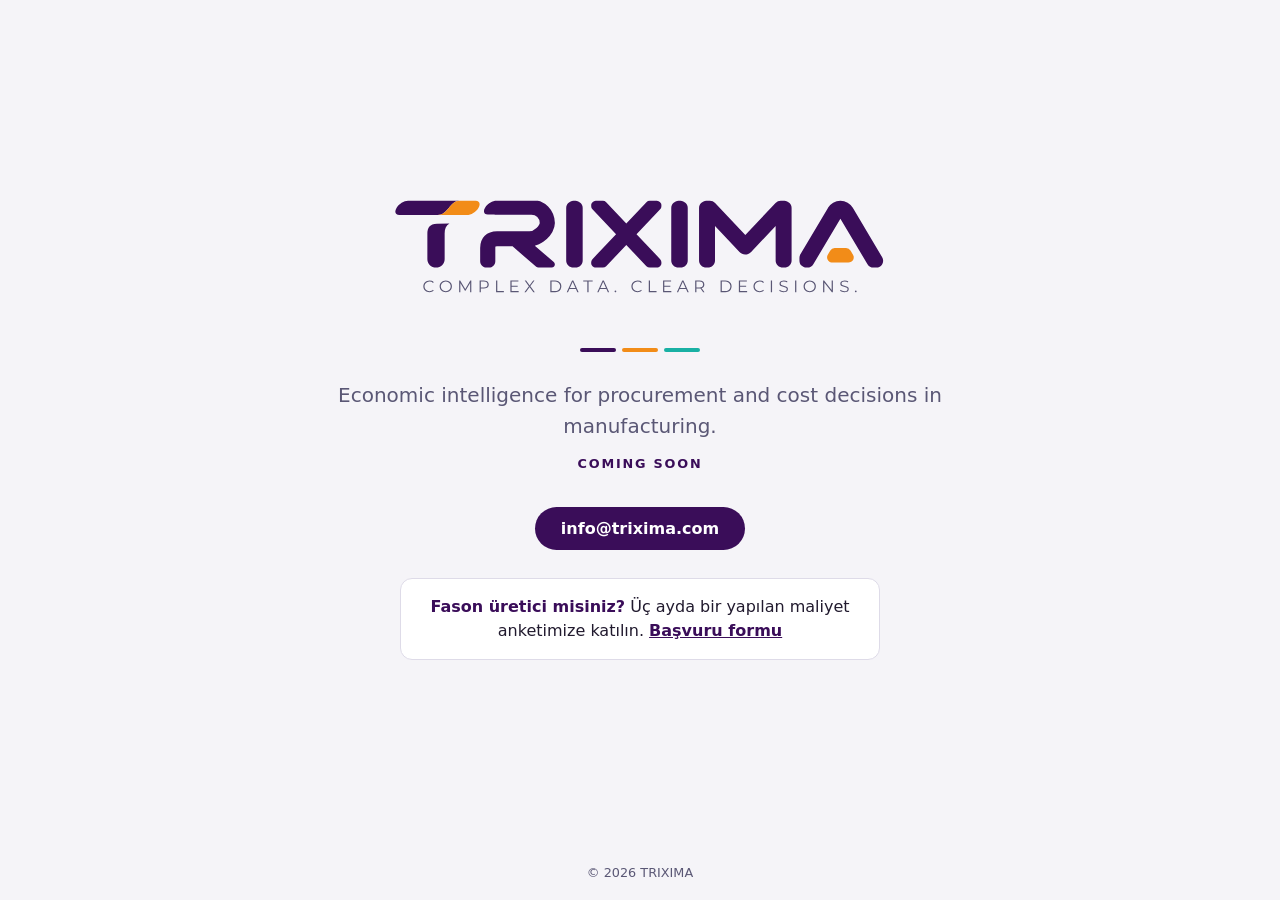
<file: index.html>
<!doctype html>
<html lang="en">
<head>
<meta charset="utf-8">
<meta name="viewport" content="width=device-width, initial-scale=1">
<title>TRIXIMA | Economic Intelligence</title>
<meta name="description" content="TRIXIMA turns economic, commodity and cost data into clear procurement decisions. Coming soon.">
<meta name="theme-color" content="#3A0D59">
<link rel="icon" href="assets/favicon.svg" type="image/svg+xml">
<link rel="icon" href="favicon.ico" sizes="any">
<link rel="apple-touch-icon" href="assets/apple-touch-icon.png">
<meta property="og:title" content="TRIXIMA | Economic Intelligence">
<meta property="og:description" content="Complex data. Clear decisions. Coming soon.">
<meta property="og:url" content="https://trixima.com/">
<style>
  :root{--purple:#3A0D59;--orange:#F28C18;--teal:#19B0A4;--ink:#211A2E;--slate:#5A5775;--mist:#F5F4F8}
  *{box-sizing:border-box;margin:0}
  html,body{height:100%}
  body{background:var(--mist);color:var(--ink);font-family:system-ui,-apple-system,"Segoe UI",Roboto,Helvetica,Arial,sans-serif;display:flex;flex-direction:column;min-height:100vh}
  main{flex:1;display:flex;flex-direction:column;align-items:center;justify-content:center;text-align:center;padding:48px 20px}
  .logo{width:min(520px,88vw);height:auto}
  .bar{display:flex;gap:6px;margin:40px 0 28px}
  .bar span{width:36px;height:4px;border-radius:2px}
  p.lead{font-size:clamp(1.05rem,2.4vw,1.25rem);line-height:1.55;color:var(--slate);max-width:34em}
  p.soon{margin-top:14px;font-weight:600;letter-spacing:.14em;text-transform:uppercase;font-size:.8rem;color:var(--purple)}
  a.mail{display:inline-block;margin-top:36px;padding:12px 26px;border-radius:999px;background:var(--purple);color:#fff;text-decoration:none;font-weight:600;font-size:1rem}
  a.mail:hover{background:#2C0A43}
  .survey{margin-top:28px;padding:16px 20px;border:1px solid #DEDBE8;border-radius:12px;background:#fff;max-width:30em;line-height:1.5}
  .survey b{color:var(--purple)}
  .survey a{color:var(--purple);font-weight:600}
  footer{text-align:center;padding:20px;font-size:.8rem;color:var(--slate)}
</style>
</head>
<body>
<main>
  <img class="logo" src="assets/logo.svg" alt="TRIXIMA — Complex data. Clear decisions.">
  <div class="bar" aria-hidden="true"><span style="background:var(--purple)"></span><span style="background:var(--orange)"></span><span style="background:var(--teal)"></span></div>
  <p class="lead">Economic intelligence for procurement and cost decisions in manufacturing.</p>
  <p class="soon">Coming soon</p>
  <a class="mail" href="mailto:info@trixima.com">info@trixima.com</a>
  <div class="survey" lang="tr"><b>Fason üretici misiniz?</b> Üç ayda bir yapılan maliyet anketimize katılın. <a href="survey/basvuru.html">Başvuru formu</a></div>
</main>
<footer>&copy; 2026 TRIXIMA</footer>
</body>
</html>
</file>
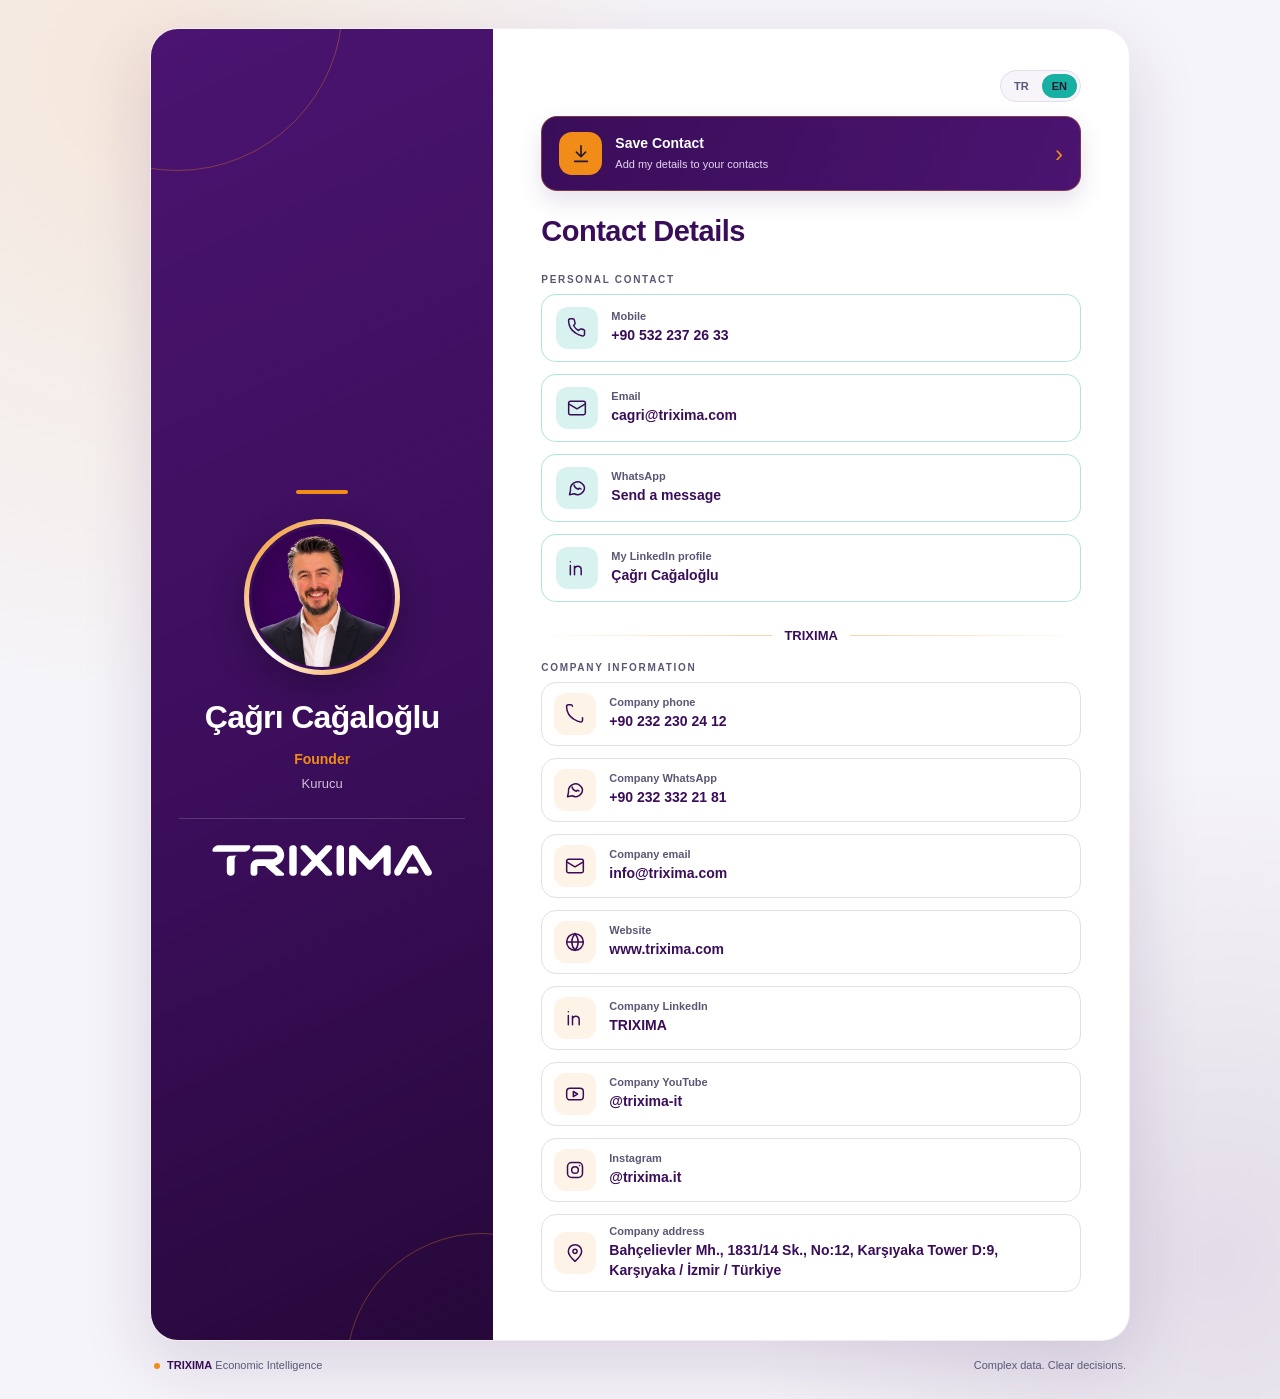
<file: cc/index.html>
<!DOCTYPE html>
<html lang="tr">
<head>
<meta charset="UTF-8">
<meta name="viewport" content="width=device-width, initial-scale=1, viewport-fit=cover">
<meta name="theme-color" content="#3A0D59">
<meta name="robots" content="noindex, nofollow, noimageindex, noarchive, nosnippet, notranslate">
<meta name="googlebot" content="noindex, nofollow, noimageindex, noarchive, nosnippet">
<meta name="referrer" content="no-referrer">
<meta name="description" content="Çağrı Cağaloğlu, TRIXIMA dijital kartviziti.">
<title>Çağrı Cağaloğlu | TRIXIMA</title><link rel="icon" href="/assets/favicon.svg" type="image/svg+xml"><link rel="apple-touch-icon" href="/assets/apple-touch-icon.png">
<style>
:root{--purple:#3A0D59;--orange:#F28C18;--gray:#5A5775;--ink:#211A2E;--muted:#5A5775;--line:#E2DEEC;--wash:#F5F4F8}
*{box-sizing:border-box}body{margin:0;min-height:100vh;padding:28px 16px;display:flex;align-items:center;justify-content:center;font-family:Inter,-apple-system,BlinkMacSystemFont,"Segoe UI",Roboto,Arial,sans-serif;color:var(--ink);background:radial-gradient(ellipse at 10% 5%,rgba(242,140,24,.13),transparent 34rem),radial-gradient(ellipse at 95% 90%,rgba(58,13,89,.10),transparent 30rem),var(--wash)}a{color:inherit}.page{width:100%;max-width:980px}.card{display:grid;grid-template-columns:minmax(260px,35%) 1fr;overflow:hidden;background:#fff;border:1px solid rgba(58,13,89,.07);border-radius:28px;box-shadow:0 24px 70px rgba(58,13,89,.14)}
.profile{position:relative;isolation:isolate;display:flex;flex-direction:column;align-items:center;justify-content:center;padding:42px 28px 30px;text-align:center;color:#fff;background:linear-gradient(155deg,#4A1470 0%,var(--purple) 58%,#260839 100%);overflow:hidden}
.profile:before,.profile:after{content:"";position:absolute;border:1px solid rgba(242,140,24,.34);border-radius:50%;z-index:-1}.profile:before{width:330px;height:330px;top:-190px;left:-140px}.profile:after{width:270px;height:270px;bottom:-165px;right:-125px}
.accent{width:52px;height:4px;border-radius:9px;background:var(--orange);margin:0 auto 25px}.portrait-wrap{width:156px;height:156px;padding:5px;border-radius:50%;background:linear-gradient(140deg,#F28C18,#fff 55%,#F28C18);box-shadow:0 12px 34px #0004;margin-bottom:24px}.portrait{background-image:url(/assets/cc.jpg)!important;background-position:center;background-size:cover;background-repeat:no-repeat;-webkit-user-select:none;user-select:none;-webkit-touch-callout:none;pointer-events:none;width:100%;height:100%;display:block;object-fit:cover;border-radius:50%;border:3px solid var(--purple);background-color:#E2DEEC}
h1{margin:0;font-size:clamp(25px,3vw,32px);line-height:1.15;letter-spacing:-.7px;font-weight:750}.role{margin:13px 0 4px;color:#F28C18;font-size:14px;font-weight:700;line-height:1.5}.role-tr{margin:0;color:#ffffffbf;font-size:13px;line-height:1.5}.company{margin-top:25px;padding-top:19px;border-top:1px solid #ffffff2b;width:100%}.brand-logo{display:block;width:min(100%,235px);height:auto;max-height:66px;object-fit:contain;margin:0 auto 8px}
.details{padding:clamp(26px,4.2vw,48px);display:flex;flex-direction:column;justify-content:center;position:relative}.topbar{display:flex;justify-content:flex-end;align-items:center;margin:-7px 0 14px}.lang-switch{display:inline-flex;align-items:center;gap:3px;padding:3px;border:1px solid #E2DEEC;border-radius:999px;background:#F7F5FA}.lang-switch button{border:0;border-radius:999px;padding:6px 10px;background:transparent;color:#5A5775;font-size:11px;font-weight:800;cursor:pointer}.lang-switch button[aria-pressed="true"]{background:#19B0A4;color:#211A2E}.save-card{display:flex;align-items:center;gap:13px;width:100%;margin:0 0 24px;padding:15px 17px;border:1px solid #F28C1855;border-radius:16px;background:linear-gradient(110deg,#3A0D59,#4A1470);color:#fff;text-decoration:none;box-shadow:0 10px 25px #3A0D5920;transition:transform .18s,box-shadow .18s}.save-card:hover{transform:translateY(-2px);box-shadow:0 14px 30px #3A0D592e}.save-icon{width:43px;height:43px;flex:0 0 43px;border-radius:13px;display:grid;place-items:center;background:#F28C18;color:#211A2E}.save-icon svg{width:22px;height:22px;fill:none;stroke:currentColor;stroke-width:1.8;stroke-linecap:round;stroke-linejoin:round}.save-copy{flex:1;min-width:0;display:flex;flex-direction:column;align-items:flex-start;gap:4px}.save-title{display:block;font-size:14px;font-weight:800;line-height:1.35}.save-subtitle{display:block;margin-top:0;font-size:11px;color:#E4D6F2;line-height:1.4}.save-arrow{font-size:24px;color:#F28C18}.eyebrow{color:#3A0D59;font-size:11px;font-weight:800;letter-spacing:2px;text-transform:uppercase;margin:0 0 10px}h2{color:var(--purple);margin:0 0 24px;font-size:clamp(22px,2.7vw,29px);letter-spacing:-.5px}
.section-kicker{margin:2px 0 9px;color:#5A5775;font-size:10px;font-weight:800;letter-spacing:1.7px;text-transform:uppercase}.company-divider{display:flex;align-items:center;gap:12px;margin:26px 0 17px;color:#3A0D59;font-size:13px;font-weight:800}.company-divider span{height:1px;flex:1;background:linear-gradient(90deg,transparent,#F28C1866)}.company-divider span:last-child{background:linear-gradient(90deg,#F28C1866,transparent)}.company-list .contact{padding:10px 12px}.contact-list{display:grid;gap:12px}.contact{display:grid;grid-template-columns:42px 1fr;gap:13px;align-items:center;padding:12px 14px;border:1px solid var(--line);border-radius:15px;text-decoration:none;min-width:0;transition:border-color .18s,transform .18s,background .18s;background:#fff}.contact:hover{border-color:#F28C1899;background:#FFFBF6;transform:translateY(-1px)}
.icon{width:42px;height:42px;border-radius:12px;display:grid;place-items:center;color:#3A0D59;background:#F28C181a}.icon svg{width:20px;height:20px;fill:none;stroke:currentColor;stroke-width:1.8;stroke-linecap:round;stroke-linejoin:round}.label{display:block;margin-bottom:3px;color:var(--muted);font-size:11px;font-weight:650}.value{display:block;color:var(--purple);font-size:14px;font-weight:650;line-height:1.45;overflow-wrap:anywhere}
.actions{display:grid;grid-template-columns:1fr 1fr;gap:11px;margin-top:20px}.single-action{grid-template-columns:minmax(0,260px);justify-content:start}.single-action .btn{width:100%}.btn{min-height:48px;display:inline-flex;align-items:center;justify-content:center;gap:9px;border-radius:13px;padding:12px 15px;text-decoration:none;text-align:center;font-size:13px;font-weight:750;border:1px solid var(--purple);transition:transform .18s,box-shadow .18s}.btn:hover{transform:translateY(-1px);box-shadow:0 8px 18px #3A0D591f}.primary{color:#fff;background:var(--purple)}.secondary{color:var(--purple);background:#fff}.btn svg{width:17px;height:17px;fill:none;stroke:currentColor;stroke-width:1.8;stroke-linecap:round;stroke-linejoin:round}.foot{display:flex;justify-content:space-between;align-items:center;gap:12px;padding:18px 4px 0;color:#5A5775;font-size:11px}.foot strong{color:var(--purple)}.dot{display:inline-block;width:6px;height:6px;background:var(--orange);border-radius:50%;margin-right:7px;vertical-align:middle}
@media print{body{display:none}}
@media(max-width:680px){body{padding:14px 10px;align-items:flex-start}.card{grid-template-columns:1fr;border-radius:22px}.profile{padding:30px 24px 27px}.accent{margin-bottom:20px}.portrait-wrap{width:132px;height:132px;margin-bottom:18px}.company{max-width:330px;margin-top:19px;padding-top:15px}.details{padding:22px 20px 24px}.topbar{margin:0 0 12px}.save-card{margin-bottom:22px;padding:13px 14px}h2{margin-bottom:18px}.contact-list{gap:9px}.contact{padding:10px 11px;grid-template-columns:39px 1fr;gap:11px}.icon{width:39px;height:39px;border-radius:11px}.value{font-size:13px}.actions{grid-template-columns:1fr}.single-action{grid-template-columns:1fr}.company-divider{margin:22px 0 15px}.foot{padding:14px 3px 0;flex-direction:column;align-items:flex-start}}
@media(prefers-reduced-motion:reduce){*{scroll-behavior:auto!important;transition:none!important}}
.personal .icon{background:#19B0A42b;color:#3A0D59}.personal .contact:hover{border-color:#19B0A4;background:#F4FBFA}.personal .contact{border-color:#19B0A455}
</style>
</head>
<body>
<main class="page">
<article class="card" aria-label="Çağrı Cağaloğlu dijital kartvizit">
<section class="profile">
<div class="accent"></div>
<div class="portrait-wrap"><div class="portrait" role="img" aria-label="Çağrı Cağaloğlu"></div></div>
<h1>Çağrı Cağaloğlu</h1>
<p class="role">Founder</p>
<p class="role-tr">Kurucu</p>
<div class="company"><img class="brand-logo" src="/assets/logo-white.svg" draggable="false" alt="TRIXIMA"></div>
</section>
<section class="details">
<div class="topbar"><div class="lang-switch" role="group" aria-label="Language"><button type="button" id="lang-tr" aria-pressed="true">TR</button><button type="button" id="lang-en" aria-pressed="false">EN</button></div></div>
<a class="save-card" href="/assets/cc.vcf" download="cc.vcf"><span class="save-icon"><svg viewBox="0 0 24 24" aria-hidden="true"><path d="M12 3v12m-5-5 5 5 5-5M5 20h14"/></svg></span><span class="save-copy"><span class="save-title" data-i18n="saveTitle">Kişiyi Kaydet</span><span class="save-subtitle" data-i18n="saveSubtitle">İletişim bilgilerini rehberine ekle</span></span><span class="save-arrow" aria-hidden="true">›</span></a>
<h2 data-i18n="contactHeading">İletişim Bilgilerim</h2>
<div class="section-kicker" data-i18n="personalSection">Kişisel iletişim</div>
<div class="contact-list personal">
<a class="contact" href="tel:+905322372633"><span class="icon"><svg viewBox="0 0 24 24"><path d="M21 16.5v3a2 2 0 0 1-2.2 2A19.8 19.8 0 0 1 10.2 18a19.4 19.4 0 0 1-6-6A19.8 19.8 0 0 1 1.9 3.2 2 2 0 0 1 3.9 1h3a2 2 0 0 1 2 1.7c.1 1 .4 2 .7 2.9a2 2 0 0 1-.5 2.1L7.8 9a16 16 0 0 0 6 6l1.3-1.3a2 2 0 0 1 2.1-.5c.9.3 1.9.6 2.9.7a2 2 0 0 1 .9 2.6Z"/></svg></span><span><span class="label" data-i18n="mobile">Cep telefonu</span><span class="value">+90 532 237 26 33</span></span></a>
<a class="contact" href="mailto:cagri@trixima.com"><span class="icon"><svg viewBox="0 0 24 24"><rect x="2" y="4" width="20" height="16" rx="2"/><path d="m22 7-10 6L2 7"/></svg></span><span><span class="label" data-i18n="email">E-posta</span><span class="value">cagri@trixima.com</span></span></a>
<a class="contact" href="https://wa.me/905322372633" target="_blank" rel="noopener noreferrer"><span class="icon"><svg viewBox="0 0 24 24"><path d="M21 11.5a8.4 8.4 0 0 1-12.4 7.4L3 20l1.2-5.2A8.5 8.5 0 1 1 21 11.5Z"/><path d="M8.5 8.5c.6 2.5 2.5 4.4 5 5l1.2-1.2 2 .8"/></svg></span><span><span class="label" data-i18n="whatsapp">WhatsApp</span><span class="value" data-i18n="whatsappValue">Mesaj gönder</span></span></a>

<a class="contact" href="https://www.linkedin.com/in/cagricc" target="_blank" rel="noopener noreferrer"><span class="icon"><svg viewBox="0 0 24 24"><path d="M4 9v11M4 4.5v.1M9 20v-6.2a4 4 0 0 1 8 0V20M9 10v10M17 14v6"/></svg></span><span><span class="label" data-i18n="personalLinkedin">LinkedIn profilim</span><span class="value">Çağrı Cağaloğlu</span></span></a>
</div>

<div class="company-divider"><span></span><strong data-i18n="companyHeading">TRIXIMA</strong><span></span></div>
<div class="section-kicker" data-i18n="companySection">Şirket bilgileri</div>
<div class="contact-list company-list">
<a class="contact" href="tel:+902322302412"><span class="icon"><svg viewBox="0 0 24 24"><path d="M21 16.5v3a2 2 0 0 1-2.2 2A19.8 19.8 0 0 1 10.2 18a19.4 19.4 0 0 1-6-6A19.8 19.8 0 0 1 1.9 3.2 2 2 0 0 1 3.9 1h3a2 2 0 0 1 2 1.7"/></svg></span><span><span class="label" data-i18n="companyPhone">Şirket telefonu</span><span class="value">+90 232 230 24 12</span></span></a>
<a class="contact" href="https://wa.me/902323322181" target="_blank" rel="noopener noreferrer"><span class="icon"><svg viewBox="0 0 24 24"><path d="M21 11.5a8.4 8.4 0 0 1-12.4 7.4L3 20l1.2-5.2A8.5 8.5 0 1 1 21 11.5Z"/><path d="M8.5 8.5c.6 2.5 2.5 4.4 5 5l1.2-1.2 2 .8"/></svg></span><span><span class="label" data-i18n="companyWhatsapp">Şirket WhatsApp</span><span class="value">+90 232 332 21 81</span></span></a>
<a class="contact" href="mailto:info@trixima.com"><span class="icon"><svg viewBox="0 0 24 24"><rect x="2" y="4" width="20" height="16" rx="2"/><path d="m22 7-10 6L2 7"/></svg></span><span><span class="label" data-i18n="companyEmail">Şirket e-posta</span><span class="value">info@trixima.com</span></span></a>
<a class="contact" href="https://trixima.com/" target="_blank" rel="noopener noreferrer"><span class="icon"><svg viewBox="0 0 24 24"><circle cx="12" cy="12" r="10"/><path d="M2 12h20M12 2a15 15 0 0 1 0 20M12 2a15 15 0 0 0 0 20"/></svg></span><span><span class="label" data-i18n="website">Web sitesi</span><span class="value">www.trixima.com</span></span></a>
<a class="contact" href="https://www.linkedin.com/company/trixima/" target="_blank" rel="noopener noreferrer"><span class="icon"><svg viewBox="0 0 24 24"><path d="M4 9v11M4 4.5v.1M9 20v-6.2a4 4 0 0 1 8 0V20M9 10v10M17 14v6"/></svg></span><span><span class="label" data-i18n="companyLinkedin">Şirket LinkedIn</span><span class="value">TRIXIMA</span></span></a>
<a class="contact" href="https://www.youtube.com/@trixima-it" target="_blank" rel="noopener noreferrer"><span class="icon"><svg viewBox="0 0 24 24"><rect x="2" y="5" width="20" height="14" rx="4"/><path d="m10 9 5 3-5 3z"/></svg></span><span><span class="label" data-i18n="companyYoutube">Şirket YouTube</span><span class="value">@trixima-it</span></span></a>
<a class="contact" href="https://www.instagram.com/trixima.it/" target="_blank" rel="noopener noreferrer"><span class="icon"><svg viewBox="0 0 24 24"><rect x="3" y="3" width="18" height="18" rx="5"/><circle cx="12" cy="12" r="4"/><path d="M17.5 6.5v.01"/></svg></span><span><span class="label" data-i18n="companyInstagram">Instagram</span><span class="value">@trixima.it</span></span></a>
<a class="contact" href="https://www.google.com/maps/search/?api=1&amp;query=Bah%C3%A7elievler+Mh.+1831%2F14+Sk.+No%3A12+Kar%C5%9F%C4%B1yaka+Tower+D%3A9+Kar%C5%9F%C4%B1yaka+%C4%B0zmir+Turkiye" target="_blank" rel="noopener noreferrer"><span class="icon"><svg viewBox="0 0 24 24"><path d="M20 10c0 5-8 12-8 12S4 15 4 10a8 8 0 1 1 16 0Z"/><circle cx="12" cy="10" r="2.5"/></svg></span><span><span class="label" data-i18n="companyAddress">Şirket adresi</span><span class="value" data-i18n="addressValue">Bahçelievler Mh., 1831/14 Sk., No:12, Karşıyaka Tower D:9, Karşıyaka / İzmir / Türkiye</span></span></a>
</div>

</section>
</article>
<footer class="foot"><span><span class="dot"></span><strong>TRIXIMA</strong> Economic Intelligence</span><span>Complex data. Clear decisions.</span></footer>
</main>


<script>
(function () {
  const translations = {
    tr: {
      saveTitle: "Kişiyi Kaydet", saveSubtitle: "İletişim bilgilerini rehberine ekle",
      contactHeading: "İletişim Bilgilerim", personalSection: "Kişisel iletişim",
      mobile: "Cep telefonu", email: "E-posta", whatsapp: "WhatsApp", whatsappValue: "Mesaj gönder",
      personalLinkedin: "Kişisel LinkedIn", companyWhatsapp: "Şirket WhatsApp", companyInstagram: "Instagram",
      companyHeading: "TRIXIMA", companySection: "Şirket bilgileri",
      companyPhone: "Şirket telefonu", companyEmail: "Şirket e-posta", website: "Web sitesi",
      companyLinkedin: "Şirket LinkedIn", companyYoutube: "Şirket YouTube", companyAddress: "Şirket adresi",
      addressValue: "Bahçelievler Mh., 1831/14 Sk., No:12, Karşıyaka Tower D:9, Karşıyaka / İzmir / Türkiye"
    },
    en: {
      saveTitle: "Save Contact", saveSubtitle: "Add my details to your contacts",
      contactHeading: "Contact Details", personalSection: "Personal contact",
      mobile: "Mobile", email: "Email", whatsapp: "WhatsApp", whatsappValue: "Send a message",
      personalLinkedin: "My LinkedIn profile", companyWhatsapp: "Company WhatsApp", companyInstagram: "Instagram",
      companyHeading: "TRIXIMA", companySection: "Company information",
      companyPhone: "Company phone", companyEmail: "Company email", website: "Website",
      companyLinkedin: "Company LinkedIn", companyYoutube: "Company YouTube", companyAddress: "Company address",
      addressValue: "Bahçelievler Mh., 1831/14 Sk., No:12, Karşıyaka Tower D:9, Karşıyaka / İzmir / Türkiye"
    }
  };
  function setLanguage(lang) {
    const dict = translations[lang] || translations.en;
    document.documentElement.lang = lang;
    document.querySelectorAll("[data-i18n]").forEach(el => {
      const key = el.getAttribute("data-i18n");
      if (dict[key]) el.textContent = dict[key];
    });
    document.getElementById("lang-tr").setAttribute("aria-pressed", String(lang === "tr"));
    document.getElementById("lang-en").setAttribute("aria-pressed", String(lang === "en"));
    try { localStorage.setItem("trixima-card-lang", lang); } catch(e) {}
  }
  let initial = (navigator.language || navigator.userLanguage || "en").toLowerCase().startsWith("tr") ? "tr" : "en";
  try {
    const saved = localStorage.getItem("trixima-card-lang");
    if (saved === "tr" || saved === "en") initial = saved;
  } catch(e) {}
  document.getElementById("lang-tr").addEventListener("click", () => setLanguage("tr"));
  document.getElementById("lang-en").addEventListener("click", () => setLanguage("en"));
  setLanguage(initial);
})();
</script>

<script>document.addEventListener("contextmenu",function(e){e.preventDefault()});document.addEventListener("dragstart",function(e){e.preventDefault()});document.addEventListener("keydown",function(e){if((e.ctrlKey||e.metaKey)&&/^[sp]$/i.test(e.key))e.preventDefault()});</script>
</body></html>
</file>
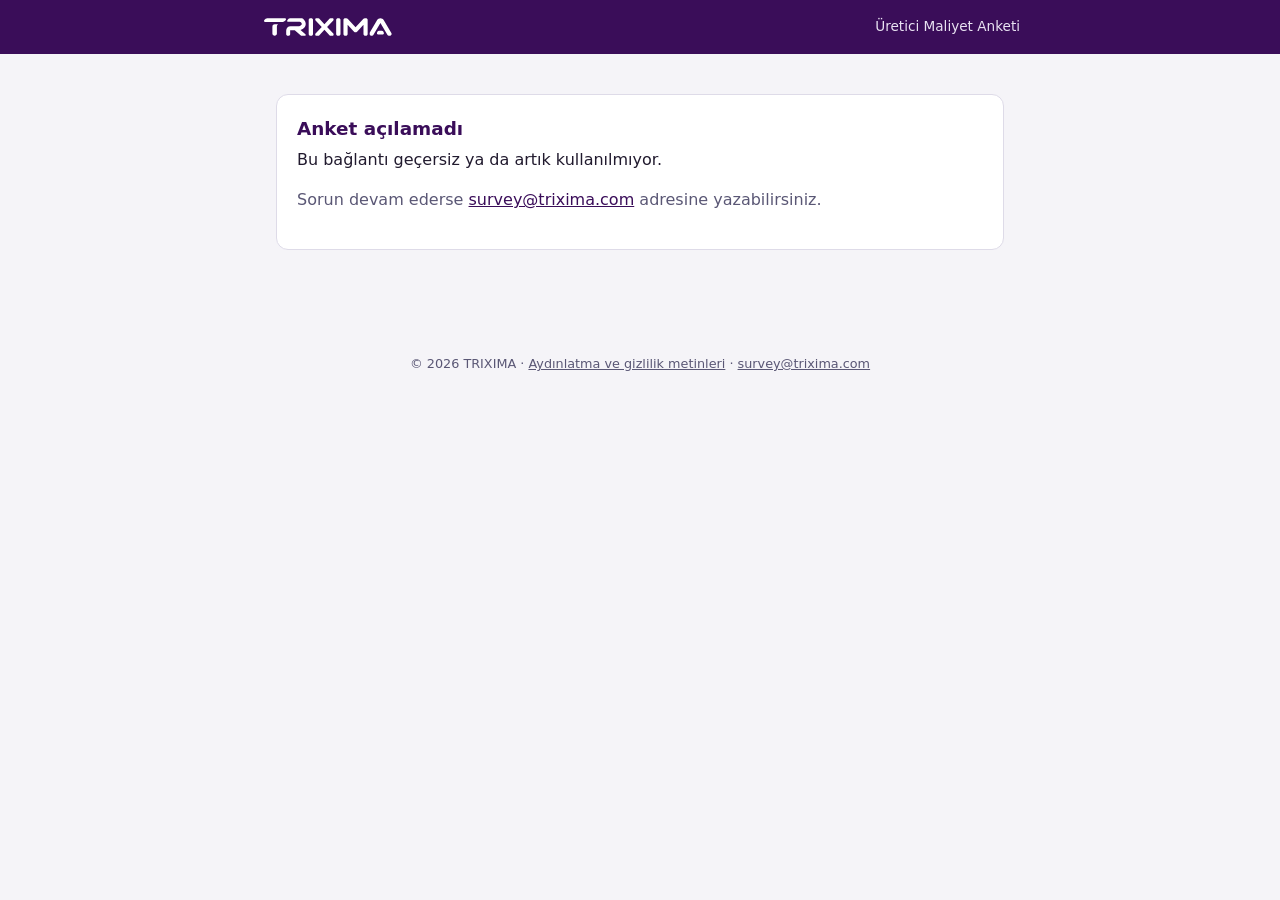
<file: survey/index.html>
<!doctype html>
<html lang="tr">
<head>
<meta charset="utf-8">
<meta name="viewport" content="width=device-width, initial-scale=1">
<meta name="robots" content="noindex">
<meta name="referrer" content="no-referrer">
<title>TRIXIMA Maliyet Anketi</title>
<meta name="theme-color" content="#3A0D59">
<link rel="icon" href="../assets/favicon.svg" type="image/svg+xml">
<link rel="stylesheet" href="style.css">
</head>
<body>
<header class="top"><div class="in"><img src="../assets/logo-white.svg" alt="TRIXIMA"><span>Üretici Maliyet Anketi</span></div></header>
<main>
  <div id="loading" class="card"><p class="muted">Yükleniyor…</p></div>

  <div id="fail" class="card hidden">
    <h2>Anket açılamadı</h2>
    <p id="failText"></p>
    <p class="muted">Sorun devam ederse <a href="mailto:survey@trixima.com">survey@trixima.com</a> adresine yazabilirsiniz.</p>
  </div>

  <section id="consent" class="hidden">
    <h1 id="hello"></h1>
    <p class="sub">Ankete başlamadan önce aşağıdaki metinleri okuyup onaylamanız gerekiyor. Onayınız bir kez alınır; metin değişmedikçe tekrar sorulmaz.</p>
    <div class="card">
      <label class="check"><input type="checkbox" id="c_aydinlatma"><span><a href="metinler.html#aydinlatma" target="_blank" rel="noopener">Aydınlatma metnini</a> okudum ve anladım. <span class="muted">(zorunlu)</span></span></label>
      <p></p>
      <label class="check"><input type="checkbox" id="c_gizlilik"><span><a href="metinler.html#gizlilik" target="_blank" rel="noopener">Gizlilik taahhütnamesini</a> okudum. <span class="muted">(zorunlu)</span></span></label>
      <p></p>
      <label class="check"><input type="checkbox" id="c_acik_riza"><span><a href="metinler.html#acik-riza" target="_blank" rel="noopener">Açık rıza beyanını</a> onaylıyorum. <span class="muted">(isteğe bağlı)</span></span></label>
      <div class="actions"><button class="btn" id="consentBtn" disabled>Onayla ve devam et</button></div>
      <p class="error hidden" id="consentErr"></p>
    </div>
  </section>

  <section id="survey" class="hidden">
    <h1 id="title"></h1>
    <p class="sub" id="periodText"></p>
    <div class="note" id="quarterNote"></div>
    <div class="warn hidden" id="lateNote"></div>
    <div class="note hidden" id="againNote">Bu dönem için cevabınız alındı. Değiştirmek isterseniz düzeltip yeniden gönderebilirsiniz; son gönderiminiz geçerli olur.</div>
    <div class="note hidden" id="prevNote">Önceki dönemdeki cevaplarınız dolduruldu. Değişen yerleri düzeltmeniz yeterli.</div>
    <div class="note hidden" id="appNote">Başvurunuzda verdiğiniz il, ilçe ve faaliyet alanları dolduruldu. Lütfen kontrol edip diğer soruları cevaplayın.</div>
    <form id="form" novalidate>
      <div class="card" data-sec="A">
        <h2>A. Firma bilgileri</h2>
        <p class="muted">Firma adı ve iletişim bilgileriniz kayıtlıdır; burada sorulmaz.</p>
        <div class="qs"></div>
      </div>
      <div class="card" data-sec="B">
        <h2>B. Maliyet kalemleri</h2>
        <p class="muted">Son 3 ayda mavi yaka işçilik maliyetinizi (brüt ücret, SGK işveren payı ve fazla mesai dahil) <strong>100</strong> kabul edin. Aşağıdaki giderler aynı dönemde bunun yanında ne kadar tuttu? Örnek: elektrik faturanız işçiliğin yarısı kadarsa 50 yazın. Tutar sormuyoruz, yalnızca oran. Kalemler gelir tablonuzdaki gider hesaplarının sırasıyla gruplandı; aynı hesaba giren kalemler bir çizgiyle birlikte gösterilir. Bilmediğiniz kalemleri boş bırakabilirsiniz.</p>
        <div class="qs"></div>
      </div>
      <div class="card" data-sec="C">
        <h2>C. Tezgah ve proses saat ücretleri</h2>
        <p class="muted">Müşterilerinize uyguladığınız satış saat ücretleri. Yalnızca toplu ve anonim istatistiklerde kullanılır.</p>
        <div class="q">
          <span class="t" style="font-weight:600">Tezgah saat ücretlerinizi paylaşmak ister misiniz?</span>
          <div class="ctl opts">
            <label><input type="radio" name="shares_rates" value="yes"> Evet</label>
            <label><input type="radio" name="shares_rates" value="no"> Hayır</label>
          </div>
        </div>
        <div class="qs hidden" id="rateQs"></div>
      </div>
      <div class="card" data-sec="D">
        <h2>D. Beklentiler</h2>
        <div class="qs"></div>
      </div>
      <div class="actions">
        <button class="btn" type="submit" id="sendBtn">Gönder</button>
        <span class="muted" id="sendStatus"></span>
      </div>
      <p class="error hidden" id="formErr"></p>
    </form>
  </section>

  <section id="done" class="hidden">
    <div class="card">
      <h2>Teşekkürler</h2>
      <p>Cevaplarınız kaydedildi. Bir sonraki dönemde aynı bağlantıyla, bu cevaplar dolu olarak size tekrar ulaşacağız.</p>
      <div class="actions"><button class="btn ghost" id="editAgain">Cevaplarımı düzelt</button></div>
    </div>
  </section>
</main>
<footer>&copy; 2026 TRIXIMA · <a href="metinler.html">Aydınlatma ve gizlilik metinleri</a> · <a href="mailto:survey@trixima.com">survey@trixima.com</a></footer>

<script src="config.js"></script>
<script>
(function () {
  "use strict";
  // Public settings. The publishable (anon) key is safe to ship in a web page:
  // it can only call the three survey_* functions, nothing else.
  var SUPABASE_URL = window.TRX_CONFIG.url;
  var SUPABASE_KEY = window.TRX_CONFIG.key;

  var $ = function (id) { return document.getElementById(id); };
  var data = null;
  var token = null;

  var MESSAGES = {
    invalid_link: "Bu bağlantı geçersiz ya da artık kullanılmıyor.",
    no_open_period: "Şu anda açık bir anket dönemi yok.",
    consent_required: "Devam etmek için zorunlu metinleri onaylamanız gerekiyor.",
    required_consent_missing: "Aydınlatma metni ve gizlilik taahhütnamesi onaylanmalı.",
    network: "Sunucuya ulaşılamadı. İnternet bağlantınızı kontrol edip tekrar deneyin.",
    not_configured: "Anket sistemi henüz yayında değil."
  };

  function readToken() {
    var m = (location.hash + "&" + location.search).match(/[#?&]t=([0-9a-fA-F-]{36})/);
    return m ? m[1].toLowerCase() : null;
  }

  function rpc(name, body) {
    if (SUPABASE_KEY.indexOf("__") === 0) return Promise.reject(new Error("not_configured"));
    return fetch(SUPABASE_URL + "/rest/v1/rpc/" + name, {
      method: "POST",
      headers: { "Content-Type": "application/json", apikey: SUPABASE_KEY, Authorization: "Bearer " + SUPABASE_KEY },
      body: JSON.stringify(body)
    }).then(function (r) {
      return r.json().catch(function () { return {}; }).then(function (j) {
        if (!r.ok) throw new Error((j && j.message) || ("http_" + r.status));
        return j;
      });
    }, function () { throw new Error("network"); });
  }

  function msg(e) {
    var k = (e && e.message) || "";
    var base = k.split(" ")[0];
    if (MESSAGES[base]) return MESSAGES[base];
    if (/check constraint/.test(k)) return "Bazı değerler geçersiz (negatif sayı ya da en düşük değer en yüksekten büyük). Lütfen kontrol edin.";
    return "Beklenmeyen bir hata oluştu (" + k + ").";
  }

  function show(id) {
    ["loading", "fail", "consent", "survey", "done"].forEach(function (s) { $(s).classList.toggle("hidden", s !== id); });
    window.scrollTo(0, 0);
  }

  function fail(e) { $("failText").textContent = msg(e); show("fail"); }

  function fmtDate(iso) {
    var p = iso.split("-");
    var months = ["Ocak", "Şubat", "Mart", "Nisan", "Mayıs", "Haziran", "Temmuz", "Ağustos", "Eylül", "Ekim", "Kasım", "Aralık"];
    return parseInt(p[2], 10) + " " + months[parseInt(p[1], 10) - 1] + " " + p[0];
  }

  // ---------- consent ----------
  function needsConsent() {
    return data.documents.some(function (d) { return d.required && d.accepted !== true; });
  }

  function setupConsent() {
    $("hello").textContent = "Merhaba " + (data.contact_name || "");
    var ay = $("c_aydinlatma"), gz = $("c_gizlilik"), ar = $("c_acik_riza"), btn = $("consentBtn");
    var sync = function () { btn.disabled = !(ay.checked && gz.checked); };
    ay.onchange = gz.onchange = sync;
    btn.onclick = function () {
      btn.disabled = true;
      $("consentErr").classList.add("hidden");
      rpc("survey_consent", { p_token: token, p_aydinlatma: ay.checked, p_gizlilik: gz.checked, p_acik_riza: ar.checked, p_user_agent: navigator.userAgent })
        .then(load)
        .catch(function (e) { $("consentErr").textContent = msg(e); $("consentErr").classList.remove("hidden"); sync(); });
    };
    show("consent");
  }

  // ---------- form ----------
  function el(tag, attrs, text) {
    var n = document.createElement(tag);
    if (attrs) Object.keys(attrs).forEach(function (k) { n.setAttribute(k, attrs[k]); });
    if (text != null) n.textContent = text;
    return n;
  }

  function buildQuestion(q) {
    var id = "q_" + q.item_code;
    var wrap = el("div", { "class": "q", "data-item": q.item_code, "data-kind": q.kind });
    var label = el("label", { "class": "t", "for": id }, q.label);
    if (q.required) label.appendChild(el("span", { "class": "req", title: "zorunlu" }, "*"));
    wrap.appendChild(label);
    if (q.help) wrap.appendChild(el("span", { "class": "help" }, q.help));
    var ctl = el("div", { "class": "ctl" });
    var k = q.kind;
    if (k === "choice" || k === "multi") {
      ctl.className = "ctl opts";
      (q.options || []).forEach(function (o) {
        var l = el("label");
        var i = el("input", { type: k === "choice" ? "radio" : "checkbox", name: id, value: o.value });
        l.appendChild(i);
        l.appendChild(document.createTextNode(" " + o.label_tr));
        ctl.appendChild(l);
      });
    } else if (k === "flag") {
      var l2 = el("label", { "class": "check" });
      l2.appendChild(el("input", { type: "checkbox", id: id }));
      l2.appendChild(el("span", null, "Evet"));
      ctl.appendChild(l2);
    } else if (k === "rate") {
      ctl.className = "ctl rate";
      ctl.appendChild(el("input", { type: "number", min: "0", step: "any", inputmode: "decimal", id: id, "data-part": "min", placeholder: "en düşük", "aria-label": "en düşük" }));
      ctl.appendChild(el("span", { "class": "unit" }, "–"));
      ctl.appendChild(el("input", { type: "number", min: "0", step: "any", inputmode: "decimal", "data-part": "max", placeholder: "en yüksek", "aria-label": "en yüksek" }));
      var sel = el("select", { "data-part": "currency", "aria-label": "para birimi" });
      ["TRY", "EUR", "USD"].forEach(function (c) { sel.appendChild(el("option", { value: c }, c === "TRY" ? "TL" : c)); });
      ctl.appendChild(sel);
      ctl.appendChild(el("span", { "class": "unit" }, "/ saat, KDV hariç"));
    } else if (k === "select") {
      var sl = el("select", { id: id });
      sl.appendChild(el("option", { value: "" }, "Seçin…"));
      if (Array.isArray(q.options)) {
        q.options.forEach(function (o) { sl.appendChild(el("option", { value: o.value }, o.label_tr)); });
      } else if (q.options && q.options.depends_on) {
        sl.setAttribute("data-depends", q.options.depends_on);
      }
      ctl.appendChild(sl);
    } else if (k === "month") {
      ctl.appendChild(el("input", { type: "month", id: id }));
    } else if (k === "text") {
      ctl.appendChild(el("textarea", { id: id, maxlength: "2000", rows: "2" }));
    } else {
      var box = el("div", { "class": "suffix" });
      var attrs = { type: "number", min: "0", step: "any", inputmode: "decimal", id: id };
      if (k === "percent") attrs.max = "100";
      box.appendChild(el("input", attrs));
      if (k === "percent") box.appendChild(el("span", { "class": "unit" }, "%"));
      if (k === "ratio") box.appendChild(el("span", { "class": "unit" }, "(işçilik = 100)"));
      ctl.appendChild(box);
    }
    wrap.appendChild(ctl);
    wrap.appendChild(el("p", { "class": "error hidden" }));
    return wrap;
  }

  function fill(wrap, v) {
    if (!v) return;
    var k = wrap.getAttribute("data-kind");
    if (k === "choice" || k === "multi") {
      var vals = v.list || (v.text != null ? [v.text] : []);
      wrap.querySelectorAll("input").forEach(function (i) { i.checked = vals.indexOf(i.value) >= 0; });
    } else if (k === "flag") {
      wrap.querySelector("input").checked = v.num === 1;
    } else if (k === "rate") {
      if (v.min != null) wrap.querySelector('[data-part=min]').value = v.min;
      if (v.max != null) wrap.querySelector('[data-part=max]').value = v.max;
      if (v.currency) wrap.querySelector('[data-part=currency]').value = v.currency;
    } else if (k === "select") {
      var sf = wrap.querySelector("select");
      sf.setAttribute("data-pending", v.text || "");
      sf.value = v.text || "";
    } else if (k === "month" || k === "text") {
      wrap.querySelector("input,textarea").value = v.text || "";
    } else if (v.num != null) {
      wrap.querySelector("input").value = v.num;
    }
  }

  function num(s) {
    if (s === "" || s == null) return null;
    var n = Number(String(s).replace(",", "."));
    return isFinite(n) ? n : NaN;
  }

  function read(wrap) {
    var k = wrap.getAttribute("data-kind");
    if (k === "choice") {
      var c = wrap.querySelector("input:checked");
      return c ? { text: c.value } : null;
    }
    if (k === "multi") {
      var l = [].map.call(wrap.querySelectorAll("input:checked"), function (i) { return i.value; });
      return l.length ? { list: l } : null;
    }
    if (k === "flag") return wrap.querySelector("input").checked ? { flag: true } : null;
    if (k === "rate") {
      var mn = num(wrap.querySelector('[data-part=min]').value), mx = num(wrap.querySelector('[data-part=max]').value);
      if (mn == null && mx == null) return null;
      return { min: mn, max: mx, currency: wrap.querySelector('[data-part=currency]').value };
    }
    if (k === "select") {
      var sv = wrap.querySelector("select").value;
      return sv ? { text: sv } : null;
    }
    if (k === "month" || k === "text") {
      var t = wrap.querySelector("input,textarea").value.trim();
      return t ? { text: t } : null;
    }
    var n = num(wrap.querySelector("input").value);
    return n == null ? null : { num: n };
  }

  function answerOf(code) {
    var w = document.querySelector('.q[data-item="' + code + '"]');
    return w ? read(w) : null;
  }

  function applyShowIf() {
    data.questions.forEach(function (q) {
      if (!q.show_if) return;
      var conds = q.show_if.any || [q.show_if];
      var visible = conds.some(function (c) {
        var a = answerOf(c.item);
        var vals = a ? (a.list || (a.text != null ? [a.text] : [])) : [];
        return vals.some(function (v) { return c["in"].indexOf(v) >= 0; });
      });
      document.querySelector('.q[data-item="' + q.item_code + '"]').classList.toggle("hidden", !visible);
    });
    document.querySelectorAll("#form .grp").forEach(function (g) {
      g.classList.toggle("hidden", !g.querySelector(".q:not(.hidden)"));
    });
  }

  // Fill dependent lists (district list follows the chosen province).
  function refreshDependents() {
    document.querySelectorAll("#form select[data-depends]").forEach(function (sel) {
      var code = sel.id.replace(/^q_/, "");
      var q = data.questions.filter(function (x) { return x.item_code === code; })[0];
      var parent = answerOf(sel.getAttribute("data-depends"));
      var key = parent && parent.text;
      if (sel.getAttribute("data-for") === (key || "")) return;
      var keep = sel.getAttribute("data-pending") || sel.value;
      sel.setAttribute("data-for", key || "");
      while (sel.options.length > 1) sel.remove(1);
      var list = (key && q.options.map[key]) || [];
      list.forEach(function (d) { sel.appendChild(el("option", { value: d }, d)); });
      sel.disabled = !key;
      sel.value = list.indexOf(keep) >= 0 ? keep : "";
      sel.removeAttribute("data-pending");
    });
  }

  function sharesRates() {
    var r = document.querySelector('input[name=shares_rates]:checked');
    return r ? r.value === "yes" : null;
  }

  function setupSurvey() {
    var p = data.period;
    $("title").textContent = data.company_name;
    var months = ["Ocak", "Şubat", "Mart", "Nisan", "Mayıs", "Haziran", "Temmuz", "Ağustos", "Eylül", "Ekim", "Kasım", "Aralık"];
    var qName = months[parseInt(p.covers_from.split("-")[1], 10) - 1] + " – " + months[parseInt(p.covers_to.split("-")[1], 10) - 1] + " " + p.covers_to.split("-")[0];
    var mainClose = p.main_closes_on || p.closes_on;
    $("periodText").textContent = p.late ? "Son gönderim tarihi: " + fmtDate(p.closes_on) + "." : "Cevaplarınızı " + fmtDate(mainClose) + " tarihine kadar bekliyoruz.";
    $("quarterNote").innerHTML = "";
    $("quarterNote").appendChild(document.createTextNode("Bu anketi "));
    $("quarterNote").appendChild(el("strong", null, qName));
    $("quarterNote").appendChild(document.createTextNode(" çeyreğindeki (" + fmtDate(p.covers_from) + " – " + fmtDate(p.covers_to) + ") harcamalarınızı dikkate alarak doldurun. Oranları bu 3 ayın toplamına göre verin."));
    $("lateNote").classList.toggle("hidden", !p.late);
    if (p.late) {
      $("lateNote").textContent = "Bu dönemin toplama süresi " + fmtDate(mainClose) + " tarihinde bitti, ancak cevabınızı " + fmtDate(p.closes_on) +
        " tarihine kadar kabul ediyoruz. Bugünün değil, " + qName + " çeyreğinin harcamalarını yazmanız önemli; aksi halde diğer firmalarla karşılaştırılamaz.";
    }
    $("againNote").classList.toggle("hidden", !data.submitted_this_period);

    var form = $("form");
    form.querySelectorAll(".qs").forEach(function (q) { q.innerHTML = ""; });
    var groupBox = null, groupKey = null;
    data.questions.forEach(function (q) {
      var target = q.section === "C" ? $("rateQs") : form.querySelector('[data-sec="' + q.section + '"] .qs');
      if (!target) return;
      var g = q.options && !Array.isArray(q.options) && q.options.group;
      if (g) {
        if (q.section + g !== groupKey) {
          groupKey = q.section + g;
          groupBox = el("div", { "class": "grp", "data-group": g });
          groupBox.appendChild(el("div", { "class": "grp-title" }, q.options.group_label || g));
          if (q.options.group_help) groupBox.appendChild(el("p", { "class": "grp-help" }, q.options.group_help));
          target.appendChild(groupBox);
        }
        groupBox.appendChild(buildQuestion(q));
      } else {
        groupKey = null;
        target.appendChild(buildQuestion(q));
      }
    });

    var prev = data.previous;
    if (prev && prev.items) {
      Object.keys(prev.items).forEach(function (code) {
        var w = form.querySelector('.q[data-item="' + code + '"]');
        if (w) fill(w, prev.items[code]);
      });
      if (prev.shares_rates != null) {
        form.querySelector('input[name=shares_rates][value=' + (prev.shares_rates ? "yes" : "no") + ']').checked = true;
      }
      $("prevNote").classList.toggle("hidden", !!prev.from_application || data.submitted_this_period || prev.period_code === p.code);
      $("appNote").classList.toggle("hidden", !prev.from_application);
    }
    var toggleRates = function () { $("rateQs").classList.toggle("hidden", sharesRates() !== true); };
    form.querySelectorAll("input[name=shares_rates]").forEach(function (i) { i.onchange = toggleRates; });
    toggleRates();
    form.addEventListener("change", function () { refreshDependents(); applyShowIf(); });
    refreshDependents();
    applyShowIf();
    show("survey");
  }

  function validate() {
    var ok = true, first = null;
    document.querySelectorAll("#form .q[data-item]").forEach(function (w) {
      var err = w.querySelector(".error"), text = "";
      var hidden = w.closest(".hidden");
      var code = w.getAttribute("data-item");
      var q = data.questions.filter(function (x) { return x.item_code === code; })[0];
      if (!hidden) {
        var v = read(w), k = q.kind;
        if (q.required && !v) text = "Bu soru zorunlu.";
        else if (v && "num" in v && (isNaN(v.num) || v.num < 0)) text = "Geçerli, sıfır veya pozitif bir sayı girin.";
        else if (v && k === "percent" && v.num > 100) text = "Yüzde 0 ile 100 arasında olmalı.";
        else if (v && k === "rate") {
          if (isNaN(v.min) || isNaN(v.max) || (v.min != null && v.min < 0) || (v.max != null && v.max < 0)) text = "Geçerli sayılar girin.";
          else if (v.min != null && v.max != null && v.min > v.max) text = "En düşük değer en yüksek değerden büyük olamaz.";
        }
      }
      err.textContent = text;
      err.classList.toggle("hidden", !text);
      w.classList.toggle("bad", !!text);
      if (text) { ok = false; first = first || w; }
    });
    if (sharesRates() === null) {
      ok = false;
      $("formErr").textContent = "C bölümünde saat ücretlerini paylaşıp paylaşmayacağınızı seçin.";
      $("formErr").classList.remove("hidden");
      first = first || document.querySelector('input[name=shares_rates]');
    }
    if (first) first.scrollIntoView({ behavior: "smooth", block: "center" });
    return ok;
  }

  function collect() {
    var items = {};
    var rates = sharesRates() === true;
    document.querySelectorAll("#form .q[data-item]").forEach(function (w) {
      if (w.closest(".hidden")) return;
      var code = w.getAttribute("data-item");
      if (!rates && /^C/.test(code)) return;
      var v = read(w);
      if (v) items[code] = v;
    });
    return items;
  }

  $("form").addEventListener("submit", function (ev) {
    ev.preventDefault();
    $("formErr").classList.add("hidden");
    if (!validate()) return;
    var btn = $("sendBtn");
    btn.disabled = true;
    $("sendStatus").textContent = "Gönderiliyor…";
    rpc("survey_submit", { p_token: token, p_shares_rates: sharesRates() === true, p_items: collect() })
      .then(function () { $("sendStatus").textContent = ""; show("done"); })
      .catch(function (e) {
        $("sendStatus").textContent = "";
        $("formErr").textContent = msg(e);
        $("formErr").classList.remove("hidden");
      })
      .then(function () { btn.disabled = false; });
  });

  $("editAgain").onclick = load;

  function load() {
    show("loading");
    rpc("survey_form", { p_token: token }).then(function (d) {
      data = d;
      if (!d.period) throw new Error("no_open_period");
      if (needsConsent()) setupConsent(); else setupSurvey();
    }).catch(fail);
  }

  token = readToken();
  if (!token) fail(new Error("invalid_link")); else load();
})();
</script>
</body>
</html>
</file>
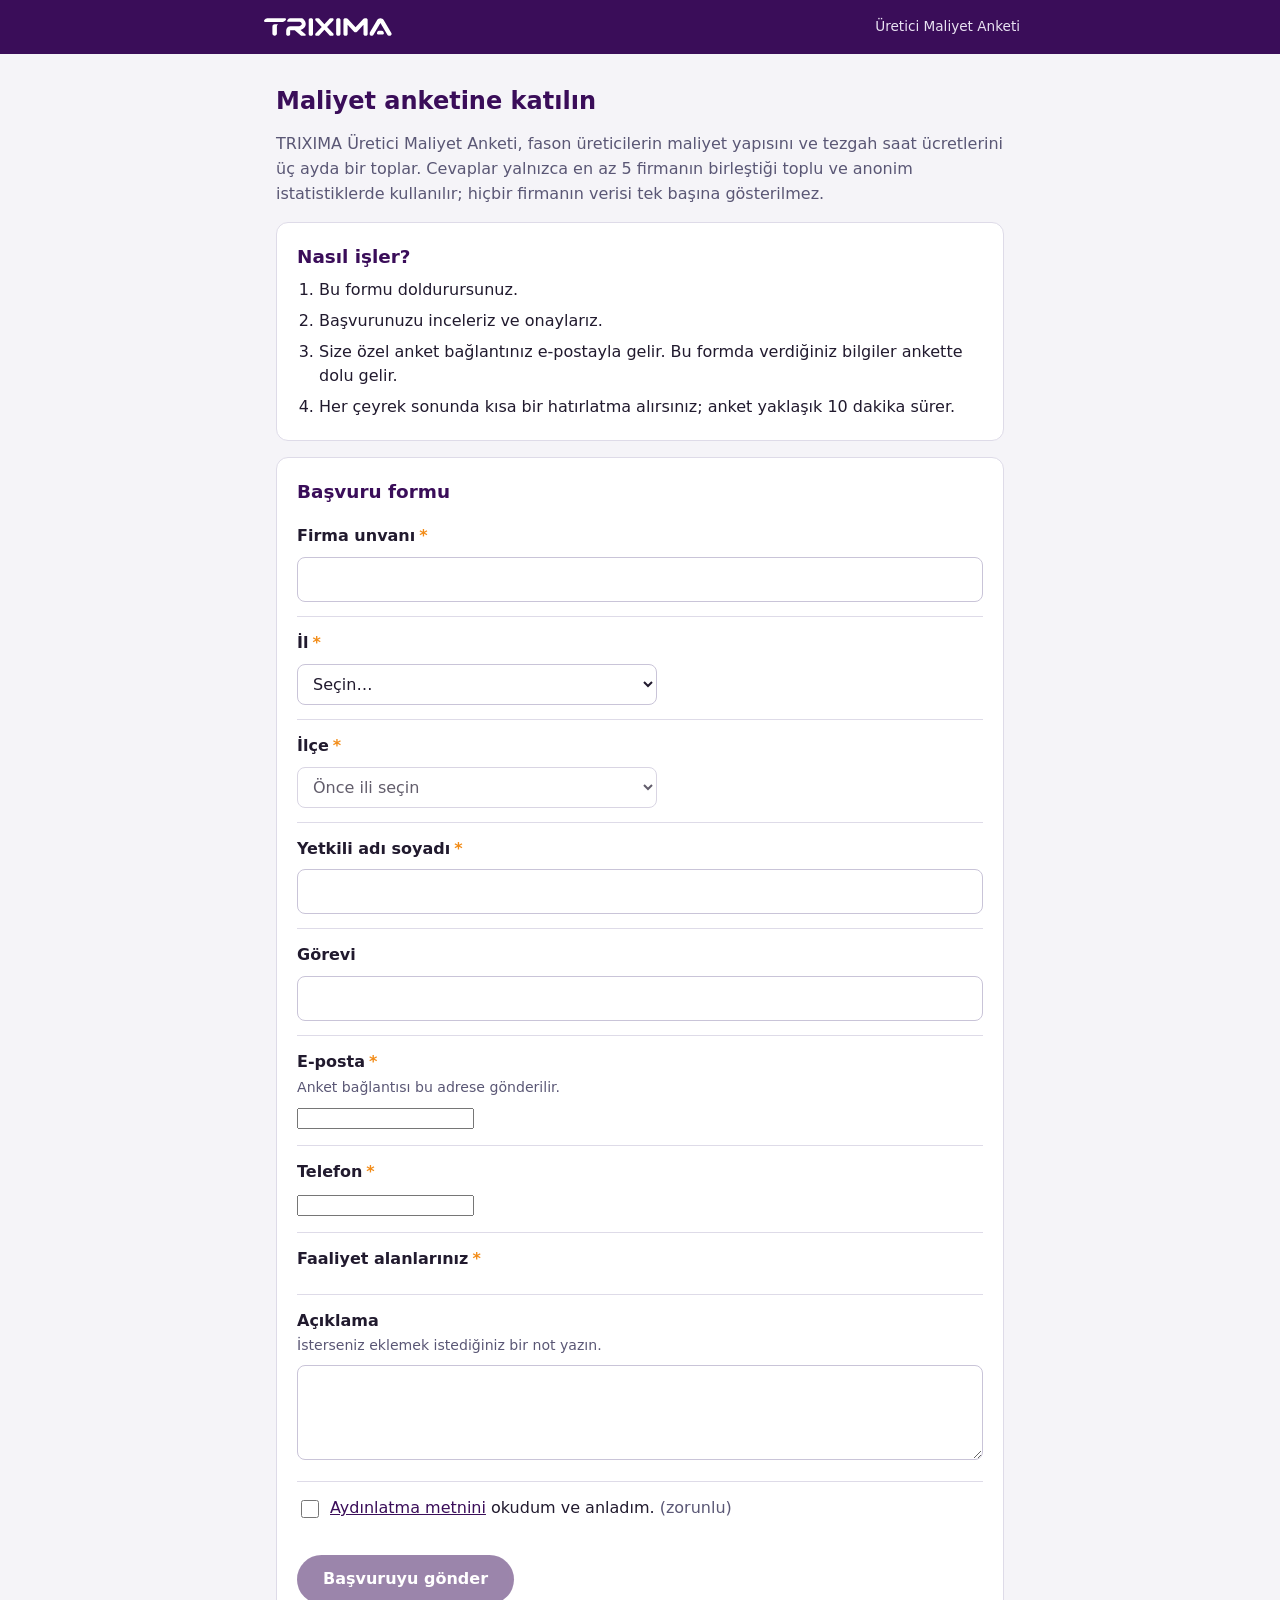
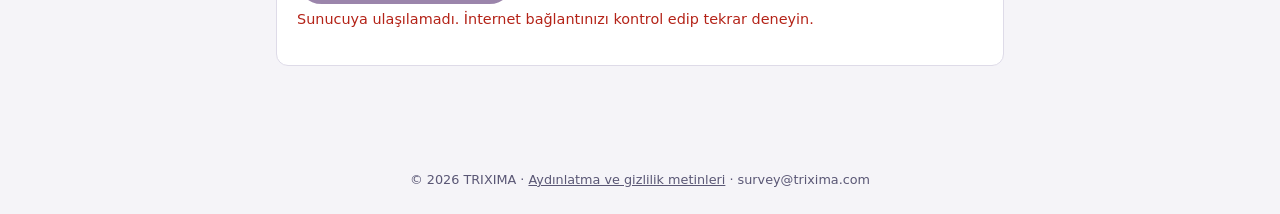
<file: survey/basvuru.html>
<!doctype html>
<html lang="tr">
<head>
<meta charset="utf-8">
<meta name="viewport" content="width=device-width, initial-scale=1">
<title>TRIXIMA Anket Başvurusu</title>
<meta name="description" content="Fason üreticiler için üç ayda bir yapılan TRIXIMA maliyet anketine katılım başvurusu.">
<meta name="theme-color" content="#3A0D59">
<link rel="icon" href="../assets/favicon.svg" type="image/svg+xml">
<link rel="stylesheet" href="style.css">
</head>
<body>
<header class="top"><div class="in"><a href="../"><img src="../assets/logo-white.svg" alt="TRIXIMA"></a><span>Üretici Maliyet Anketi</span></div></header>
<main>
  <section id="intro">
    <h1>Maliyet anketine katılın</h1>
    <p class="sub">TRIXIMA Üretici Maliyet Anketi, fason üreticilerin maliyet yapısını ve tezgah saat ücretlerini üç ayda bir toplar. Cevaplar yalnızca en az 5 firmanın birleştiği toplu ve anonim istatistiklerde kullanılır; hiçbir firmanın verisi tek başına gösterilmez.</p>
    <div class="card">
      <h2>Nasıl işler?</h2>
      <ol class="steps">
        <li>Bu formu doldurursunuz.</li>
        <li>Başvurunuzu inceleriz ve onaylarız.</li>
        <li>Size özel anket bağlantınız e-postayla gelir. Bu formda verdiğiniz bilgiler ankette dolu gelir.</li>
        <li>Her çeyrek sonunda kısa bir hatırlatma alırsınız; anket yaklaşık 10 dakika sürer.</li>
      </ol>
    </div>
  </section>

  <form id="apply" class="card" novalidate>
    <h2>Başvuru formu</h2>
    <div class="q"><label class="t" for="f_company">Firma unvanı<span class="req">*</span></label>
      <div class="ctl"><input type="text" id="f_company" maxlength="200" autocomplete="organization"></div><p class="error hidden"></p></div>
    <div class="q"><label class="t" for="f_province">İl<span class="req">*</span></label>
      <div class="ctl"><select id="f_province"><option value="">Seçin…</option></select></div><p class="error hidden"></p></div>
    <div class="q"><label class="t" for="f_district">İlçe<span class="req">*</span></label>
      <div class="ctl"><select id="f_district" disabled><option value="">Önce ili seçin</option></select></div><p class="error hidden"></p></div>
    <div class="q"><label class="t" for="f_name">Yetkili adı soyadı<span class="req">*</span></label>
      <div class="ctl"><input type="text" id="f_name" maxlength="120" autocomplete="name"></div><p class="error hidden"></p></div>
    <div class="q"><label class="t" for="f_role">Görevi</label>
      <div class="ctl"><input type="text" id="f_role" maxlength="120" autocomplete="organization-title"></div><p class="error hidden"></p></div>
    <div class="q"><label class="t" for="f_email">E-posta<span class="req">*</span></label>
      <span class="help">Anket bağlantısı bu adrese gönderilir.</span>
      <div class="ctl"><input type="email" id="f_email" maxlength="200" autocomplete="email"></div><p class="error hidden"></p></div>
    <div class="q"><label class="t" for="f_phone">Telefon<span class="req">*</span></label>
      <div class="ctl"><input type="tel" id="f_phone" maxlength="40" autocomplete="tel" style="max-width:260px"></div><p class="error hidden"></p></div>
    <div class="q"><span class="t" style="font-weight:600">Faaliyet alanlarınız<span class="req">*</span></span>
      <div class="ctl opts" id="f_acts"></div><p class="error hidden"></p></div>
    <div class="q"><label class="t" for="f_note">Açıklama</label>
      <span class="help">İsterseniz eklemek istediğiniz bir not yazın.</span>
      <div class="ctl"><textarea id="f_note" maxlength="2000" rows="3"></textarea></div></div>
    <div class="hp" aria-hidden="true"><label for="f_website">Web sitesi</label><input type="text" id="f_website" tabindex="-1" autocomplete="off"></div>
    <div class="q">
      <label class="check"><input type="checkbox" id="f_kvkk"><span><a href="metinler.html#aydinlatma" target="_blank" rel="noopener">Aydınlatma metnini</a> okudum ve anladım. <span class="muted">(zorunlu)</span></span></label>
      <p class="error hidden"></p>
    </div>
    <div class="actions"><button class="btn" type="submit" id="sendBtn">Başvuruyu gönder</button><span class="muted" id="status"></span></div>
    <p class="error hidden" id="formErr"></p>
  </form>

  <section id="done" class="card hidden">
    <h2>Başvurunuz alındı</h2>
    <p>Teşekkür ederiz. Başvurunuzu inceledikten sonra size özel anket bağlantınızı <strong id="doneMail"></strong> adresine göndereceğiz.</p>
  </section>
</main>
<footer>&copy; 2026 TRIXIMA · <a href="metinler.html">Aydınlatma ve gizlilik metinleri</a> · survey@trixima.com</footer>
<script src="config.js"></script>
<script src="api.js"></script>
<script>
(function () {
  "use strict";
  var $ = function (id) { return document.getElementById(id); };
  var cat = null;

  function setErr(id, text) {
    var q = $(id).closest(".q"), e = q.querySelector(".error");
    e.textContent = text || ""; e.classList.toggle("hidden", !text); q.classList.toggle("bad", !!text);
    return !text;
  }

  function fillDistricts() {
    var d = $("f_district"), p = $("f_province").value;
    while (d.options.length) d.remove(0);
    d.appendChild(TRX.el("option", { value: "" }, p ? "Seçin…" : "Önce ili seçin"));
    ((cat && cat.districts && cat.districts[p]) || []).forEach(function (x) { d.appendChild(TRX.el("option", { value: x }, x)); });
    d.disabled = !p;
  }

  TRX.rpc("survey_catalog").then(function (c) {
    cat = c;
    c.provinces.forEach(function (o) { $("f_province").appendChild(TRX.el("option", { value: o.value }, o.label_tr)); });
    c.activities.forEach(function (o) {
      var l = TRX.el("label"); l.appendChild(TRX.el("input", { type: "checkbox", name: "act", value: o.value }));
      l.appendChild(document.createTextNode(" " + o.label_tr)); $("f_acts").appendChild(l);
    });
  }).catch(function (e) { $("formErr").textContent = TRX.msg(e); $("formErr").classList.remove("hidden"); $("sendBtn").disabled = true; });

  $("f_province").addEventListener("change", fillDistricts);

  $("apply").addEventListener("submit", function (ev) {
    ev.preventDefault();
    $("formErr").classList.add("hidden");
    var v = function (id) { return $(id).value.trim(); };
    var acts = [].map.call(document.querySelectorAll("input[name=act]:checked"), function (i) { return i.value; });
    var ok = [
      setErr("f_company", v("f_company") ? "" : "Firma unvanını yazın."),
      setErr("f_province", v("f_province") ? "" : "İl seçin."),
      setErr("f_district", v("f_district") ? "" : "İlçe seçin."),
      setErr("f_name", v("f_name") ? "" : "Yetkilinin adını yazın."),
      setErr("f_email", /^[^@\s]+@[^@\s]+\.[^@\s]+$/.test(v("f_email")) ? "" : "Geçerli bir e-posta adresi yazın."),
      setErr("f_phone", v("f_phone").replace(/\D/g, "").length >= 10 ? "" : "Telefon numarasını alan koduyla yazın."),
      setErr("f_acts", acts.length ? "" : "En az bir faaliyet alanı seçin."),
      setErr("f_kvkk", $("f_kvkk").checked ? "" : "Devam etmek için aydınlatma metnini okuduğunuzu onaylayın.")
    ].every(Boolean);
    if (!ok) { document.querySelector(".q.bad").scrollIntoView({ behavior: "smooth", block: "center" }); return; }
    $("sendBtn").disabled = true; $("status").textContent = "Gönderiliyor…";
    TRX.rpc("survey_apply", { p: {
      company_name: v("f_company"), province: v("f_province"), district: v("f_district"),
      contact_name: v("f_name"), contact_role: v("f_role"),
      email: v("f_email"), phone: v("f_phone"), activities: acts, note: v("f_note"),
      aydinlatma: $("f_kvkk").checked, website: $("f_website").value
    }, p_user_agent: navigator.userAgent }).then(function () {
      $("doneMail").textContent = v("f_email");
      $("apply").classList.add("hidden"); $("intro").classList.add("hidden"); $("done").classList.remove("hidden");
      window.scrollTo(0, 0);
    }).catch(function (e) {
      $("formErr").textContent = TRX.msg(e); $("formErr").classList.remove("hidden");
    }).then(function () { $("sendBtn").disabled = false; $("status").textContent = ""; });
  });
})();
</script>
</body>
</html>
</file>
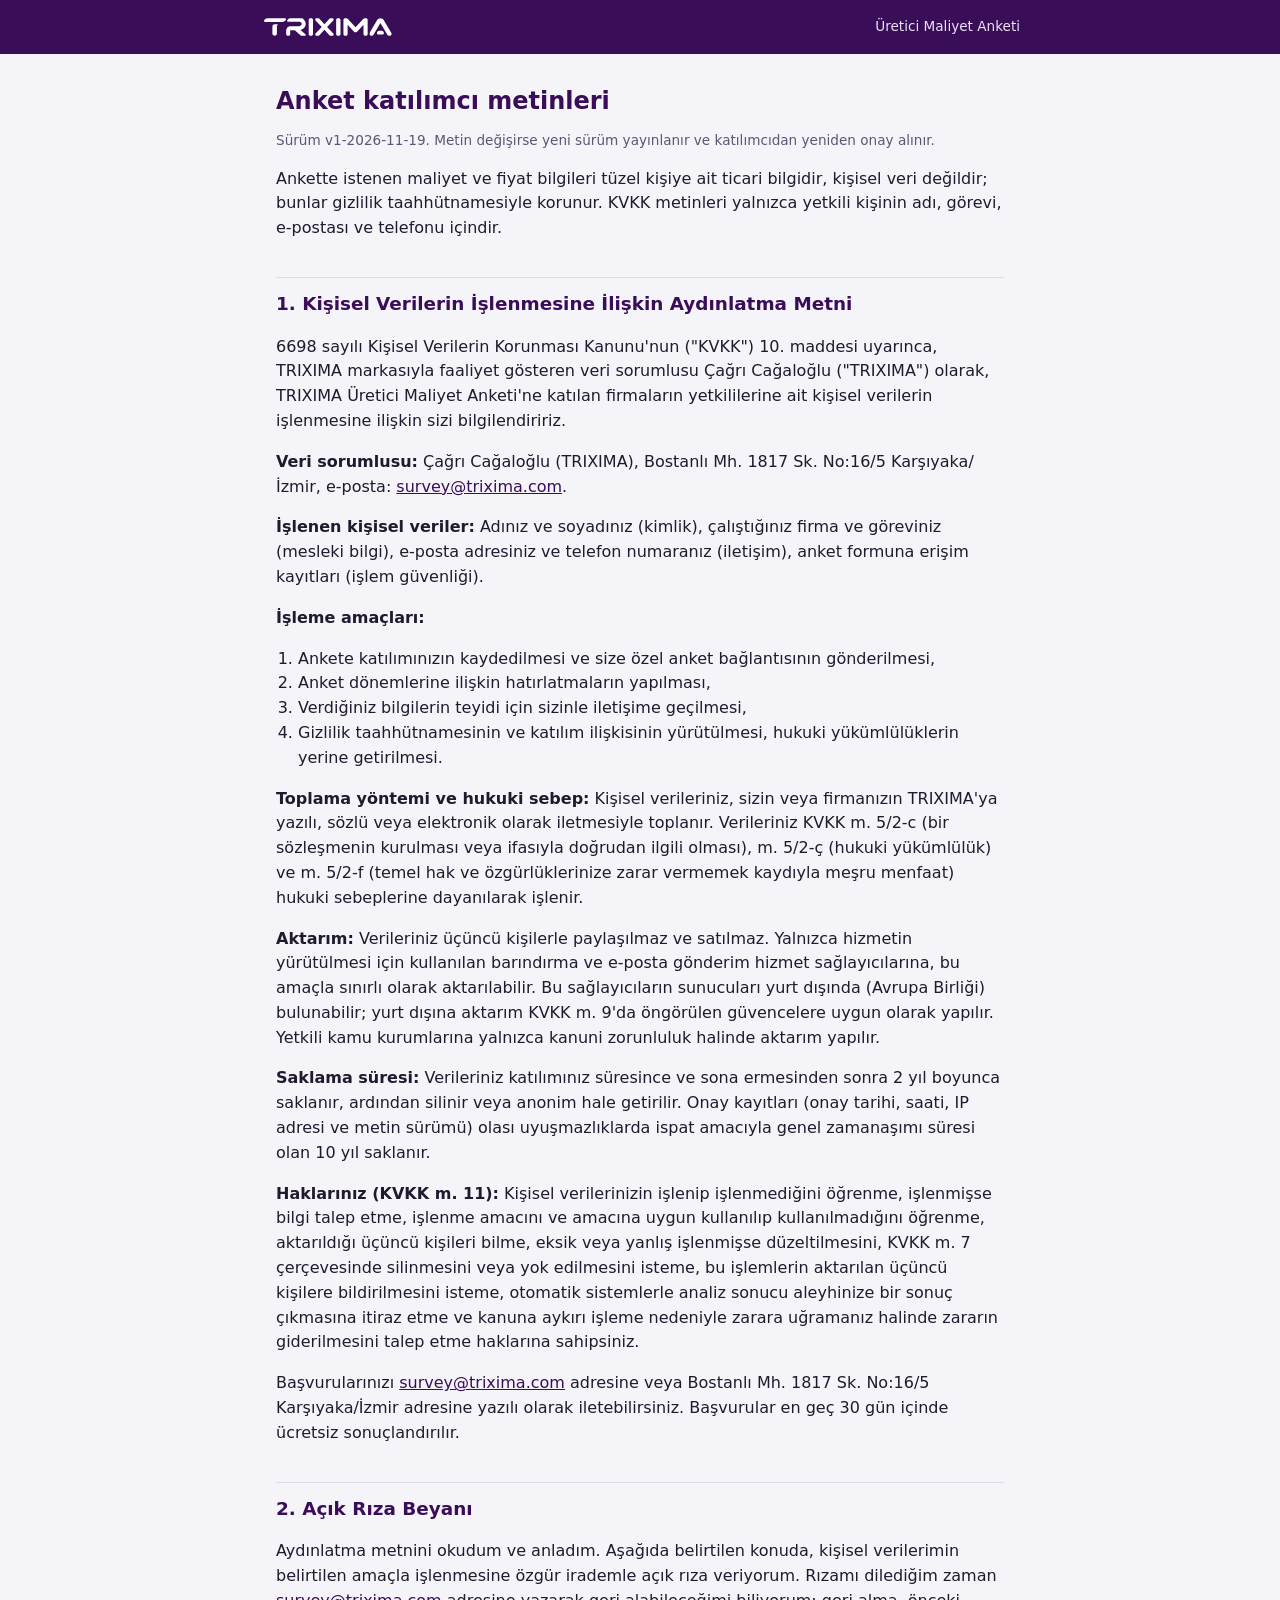
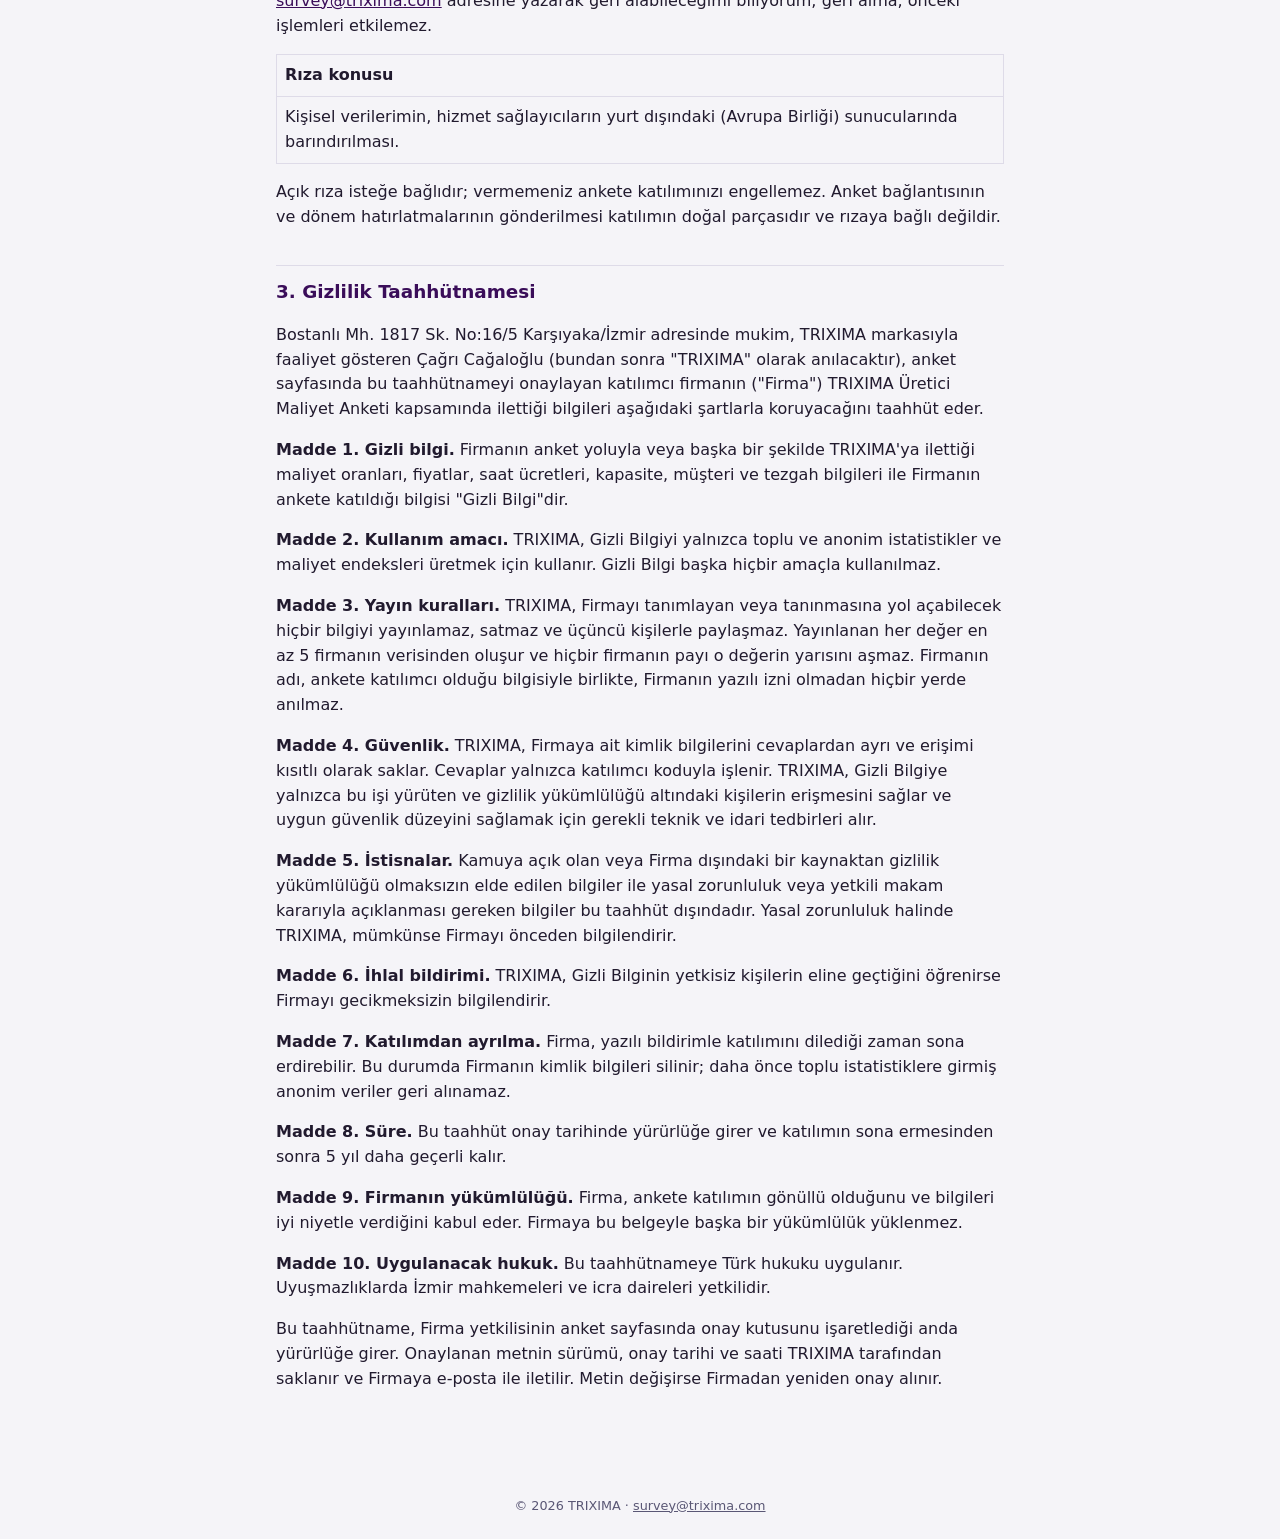
<file: survey/metinler.html>
<!doctype html>
<html lang="tr">
<head>
<meta charset="utf-8">
<meta name="viewport" content="width=device-width, initial-scale=1">
<meta name="robots" content="noindex">
<title>TRIXIMA Anket Metinleri</title>
<meta name="theme-color" content="#3A0D59">
<link rel="icon" href="../assets/favicon.svg" type="image/svg+xml">
<link rel="stylesheet" href="style.css">
</head>
<body>
<header class="top"><div class="in"><img src="../assets/logo-white.svg" alt="TRIXIMA"><span>Üretici Maliyet Anketi</span></div></header>
<main class="legal">
<h1>Anket katılımcı metinleri</h1>
<p class="version">Sürüm v1-2026-11-19. Metin değişirse yeni sürüm yayınlanır ve katılımcıdan yeniden onay alınır.</p>
<p>Ankette istenen maliyet ve fiyat bilgileri tüzel kişiye ait ticari bilgidir, kişisel veri değildir; bunlar gizlilik taahhütnamesiyle korunur. KVKK metinleri yalnızca yetkili kişinin adı, görevi, e-postası ve telefonu içindir.</p>

<h2 id="aydinlatma">1. Kişisel Verilerin İşlenmesine İlişkin Aydınlatma Metni</h2>
<p>6698 sayılı Kişisel Verilerin Korunması Kanunu'nun ("KVKK") 10. maddesi uyarınca, TRIXIMA markasıyla faaliyet gösteren veri sorumlusu Çağrı Cağaloğlu ("TRIXIMA") olarak, TRIXIMA Üretici Maliyet Anketi'ne katılan firmaların yetkililerine ait kişisel verilerin işlenmesine ilişkin sizi bilgilendiririz.</p>
<p><strong>Veri sorumlusu:</strong> Çağrı Cağaloğlu (TRIXIMA), Bostanlı Mh. 1817 Sk. No:16/5 Karşıyaka/İzmir, e-posta: <a href="mailto:survey@trixima.com">survey@trixima.com</a>.</p>
<p><strong>İşlenen kişisel veriler:</strong> Adınız ve soyadınız (kimlik), çalıştığınız firma ve göreviniz (mesleki bilgi), e-posta adresiniz ve telefon numaranız (iletişim), anket formuna erişim kayıtları (işlem güvenliği).</p>
<p><strong>İşleme amaçları:</strong></p>
<ol>
<li>Ankete katılımınızın kaydedilmesi ve size özel anket bağlantısının gönderilmesi,</li>
<li>Anket dönemlerine ilişkin hatırlatmaların yapılması,</li>
<li>Verdiğiniz bilgilerin teyidi için sizinle iletişime geçilmesi,</li>
<li>Gizlilik taahhütnamesinin ve katılım ilişkisinin yürütülmesi, hukuki yükümlülüklerin yerine getirilmesi.</li>
</ol>
<p><strong>Toplama yöntemi ve hukuki sebep:</strong> Kişisel verileriniz, sizin veya firmanızın TRIXIMA'ya yazılı, sözlü veya elektronik olarak iletmesiyle toplanır. Verileriniz KVKK m. 5/2-c (bir sözleşmenin kurulması veya ifasıyla doğrudan ilgili olması), m. 5/2-ç (hukuki yükümlülük) ve m. 5/2-f (temel hak ve özgürlüklerinize zarar vermemek kaydıyla meşru menfaat) hukuki sebeplerine dayanılarak işlenir.</p>
<p><strong>Aktarım:</strong> Verileriniz üçüncü kişilerle paylaşılmaz ve satılmaz. Yalnızca hizmetin yürütülmesi için kullanılan barındırma ve e-posta gönderim hizmet sağlayıcılarına, bu amaçla sınırlı olarak aktarılabilir. Bu sağlayıcıların sunucuları yurt dışında (Avrupa Birliği) bulunabilir; yurt dışına aktarım KVKK m. 9'da öngörülen güvencelere uygun olarak yapılır. Yetkili kamu kurumlarına yalnızca kanuni zorunluluk halinde aktarım yapılır.</p>
<p><strong>Saklama süresi:</strong> Verileriniz katılımınız süresince ve sona ermesinden sonra 2 yıl boyunca saklanır, ardından silinir veya anonim hale getirilir. Onay kayıtları (onay tarihi, saati, IP adresi ve metin sürümü) olası uyuşmazlıklarda ispat amacıyla genel zamanaşımı süresi olan 10 yıl saklanır.</p>
<p><strong>Haklarınız (KVKK m. 11):</strong> Kişisel verilerinizin işlenip işlenmediğini öğrenme, işlenmişse bilgi talep etme, işlenme amacını ve amacına uygun kullanılıp kullanılmadığını öğrenme, aktarıldığı üçüncü kişileri bilme, eksik veya yanlış işlenmişse düzeltilmesini, KVKK m. 7 çerçevesinde silinmesini veya yok edilmesini isteme, bu işlemlerin aktarılan üçüncü kişilere bildirilmesini isteme, otomatik sistemlerle analiz sonucu aleyhinize bir sonuç çıkmasına itiraz etme ve kanuna aykırı işleme nedeniyle zarara uğramanız halinde zararın giderilmesini talep etme haklarına sahipsiniz.</p>
<p>Başvurularınızı <a href="mailto:survey@trixima.com">survey@trixima.com</a> adresine veya Bostanlı Mh. 1817 Sk. No:16/5 Karşıyaka/İzmir adresine yazılı olarak iletebilirsiniz. Başvurular en geç 30 gün içinde ücretsiz sonuçlandırılır.</p>

<h2 id="acik-riza">2. Açık Rıza Beyanı</h2>
<p>Aydınlatma metnini okudum ve anladım. Aşağıda belirtilen konuda, kişisel verilerimin belirtilen amaçla işlenmesine özgür irademle açık rıza veriyorum. Rızamı dilediğim zaman <a href="mailto:survey@trixima.com">survey@trixima.com</a> adresine yazarak geri alabileceğimi biliyorum; geri alma, önceki işlemleri etkilemez.</p>
<table>
<tr><th>Rıza konusu</th></tr>
<tr><td>Kişisel verilerimin, hizmet sağlayıcıların yurt dışındaki (Avrupa Birliği) sunucularında barındırılması.</td></tr>
</table>
<p>Açık rıza isteğe bağlıdır; vermemeniz ankete katılımınızı engellemez. Anket bağlantısının ve dönem hatırlatmalarının gönderilmesi katılımın doğal parçasıdır ve rızaya bağlı değildir.</p>

<h2 id="gizlilik">3. Gizlilik Taahhütnamesi</h2>
<p>Bostanlı Mh. 1817 Sk. No:16/5 Karşıyaka/İzmir adresinde mukim, TRIXIMA markasıyla faaliyet gösteren Çağrı Cağaloğlu (bundan sonra "TRIXIMA" olarak anılacaktır), anket sayfasında bu taahhütnameyi onaylayan katılımcı firmanın ("Firma") TRIXIMA Üretici Maliyet Anketi kapsamında ilettiği bilgileri aşağıdaki şartlarla koruyacağını taahhüt eder.</p>
<p><strong>Madde 1. Gizli bilgi.</strong> Firmanın anket yoluyla veya başka bir şekilde TRIXIMA'ya ilettiği maliyet oranları, fiyatlar, saat ücretleri, kapasite, müşteri ve tezgah bilgileri ile Firmanın ankete katıldığı bilgisi "Gizli Bilgi"dir.</p>
<p><strong>Madde 2. Kullanım amacı.</strong> TRIXIMA, Gizli Bilgiyi yalnızca toplu ve anonim istatistikler ve maliyet endeksleri üretmek için kullanır. Gizli Bilgi başka hiçbir amaçla kullanılmaz.</p>
<p><strong>Madde 3. Yayın kuralları.</strong> TRIXIMA, Firmayı tanımlayan veya tanınmasına yol açabilecek hiçbir bilgiyi yayınlamaz, satmaz ve üçüncü kişilerle paylaşmaz. Yayınlanan her değer en az 5 firmanın verisinden oluşur ve hiçbir firmanın payı o değerin yarısını aşmaz. Firmanın adı, ankete katılımcı olduğu bilgisiyle birlikte, Firmanın yazılı izni olmadan hiçbir yerde anılmaz.</p>
<p><strong>Madde 4. Güvenlik.</strong> TRIXIMA, Firmaya ait kimlik bilgilerini cevaplardan ayrı ve erişimi kısıtlı olarak saklar. Cevaplar yalnızca katılımcı koduyla işlenir. TRIXIMA, Gizli Bilgiye yalnızca bu işi yürüten ve gizlilik yükümlülüğü altındaki kişilerin erişmesini sağlar ve uygun güvenlik düzeyini sağlamak için gerekli teknik ve idari tedbirleri alır.</p>
<p><strong>Madde 5. İstisnalar.</strong> Kamuya açık olan veya Firma dışındaki bir kaynaktan gizlilik yükümlülüğü olmaksızın elde edilen bilgiler ile yasal zorunluluk veya yetkili makam kararıyla açıklanması gereken bilgiler bu taahhüt dışındadır. Yasal zorunluluk halinde TRIXIMA, mümkünse Firmayı önceden bilgilendirir.</p>
<p><strong>Madde 6. İhlal bildirimi.</strong> TRIXIMA, Gizli Bilginin yetkisiz kişilerin eline geçtiğini öğrenirse Firmayı gecikmeksizin bilgilendirir.</p>
<p><strong>Madde 7. Katılımdan ayrılma.</strong> Firma, yazılı bildirimle katılımını dilediği zaman sona erdirebilir. Bu durumda Firmanın kimlik bilgileri silinir; daha önce toplu istatistiklere girmiş anonim veriler geri alınamaz.</p>
<p><strong>Madde 8. Süre.</strong> Bu taahhüt onay tarihinde yürürlüğe girer ve katılımın sona ermesinden sonra 5 yıl daha geçerli kalır.</p>
<p><strong>Madde 9. Firmanın yükümlülüğü.</strong> Firma, ankete katılımın gönüllü olduğunu ve bilgileri iyi niyetle verdiğini kabul eder. Firmaya bu belgeyle başka bir yükümlülük yüklenmez.</p>
<p><strong>Madde 10. Uygulanacak hukuk.</strong> Bu taahhütnameye Türk hukuku uygulanır. Uyuşmazlıklarda İzmir mahkemeleri ve icra daireleri yetkilidir.</p>
<p>Bu taahhütname, Firma yetkilisinin anket sayfasında onay kutusunu işaretlediği anda yürürlüğe girer. Onaylanan metnin sürümü, onay tarihi ve saati TRIXIMA tarafından saklanır ve Firmaya e-posta ile iletilir. Metin değişirse Firmadan yeniden onay alınır.</p>
</main>
<footer>&copy; 2026 TRIXIMA · <a href="mailto:survey@trixima.com">survey@trixima.com</a></footer>
</body>
</html>
</file>
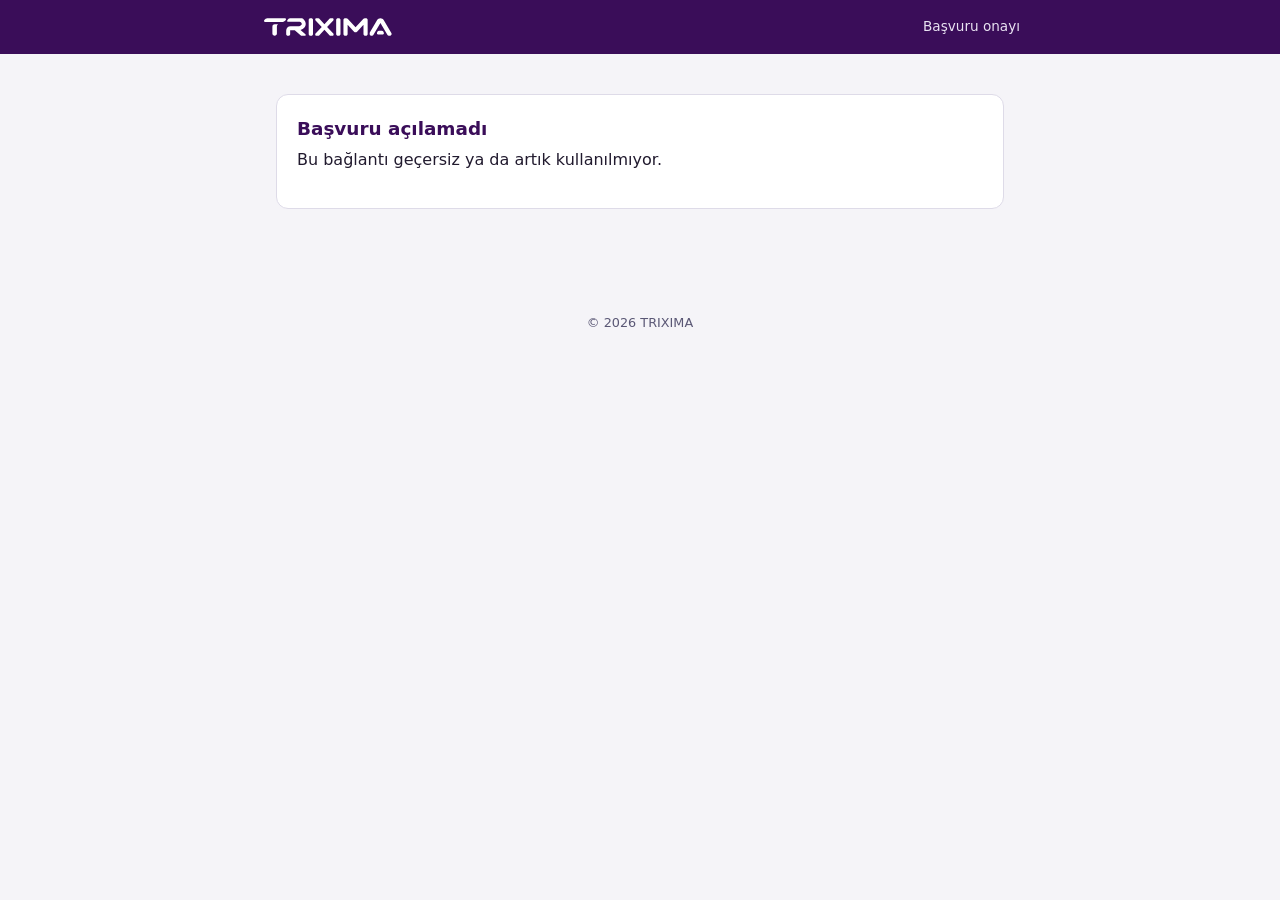
<file: survey/onay.html>
<!doctype html>
<html lang="tr">
<head>
<meta charset="utf-8">
<meta name="viewport" content="width=device-width, initial-scale=1">
<meta name="robots" content="noindex">
<meta name="referrer" content="no-referrer">
<title>TRIXIMA Başvuru Onayı</title>
<meta name="theme-color" content="#3A0D59">
<link rel="icon" href="../assets/favicon.svg" type="image/svg+xml">
<link rel="stylesheet" href="style.css">
</head>
<body>
<header class="top"><div class="in"><img src="../assets/logo-white.svg" alt="TRIXIMA"><span>Başvuru onayı</span></div></header>
<main>
  <div id="loading" class="card"><p class="muted">Yükleniyor…</p></div>
  <div id="fail" class="card hidden"><h2>Başvuru açılamadı</h2><p id="failText"></p></div>
  <section id="view" class="hidden">
    <h1 id="title"></h1>
    <p class="sub" id="when"></p>
    <div class="card"><table class="kv" id="details"></table></div>
    <div class="warn hidden" id="stateNote"></div>
    <div class="actions" id="actions">
      <button class="btn" type="button" id="approve">Onayla ve ankete dahil et</button>
      <button class="btn ghost" type="button" id="reject">Reddet</button>
    </div>
    <div class="card hidden" id="confirmReject">
      <p>Başvuruyu reddetmek istediğinize emin misiniz? Firmaya otomatik e-posta gitmez.</p>
      <div class="actions"><button class="btn" type="button" id="rejectYes">Evet, reddet</button><button class="btn ghost" type="button" id="rejectNo">Vazgeç</button></div>
    </div>
    <p class="error hidden" id="err"></p>
  </section>
</main>
<footer>&copy; 2026 TRIXIMA</footer>
<script src="config.js"></script>
<script src="api.js"></script>
<script>
(function () {
  "use strict";
  var $ = function (id) { return document.getElementById(id); };
  var m = location.hash.match(/k=([0-9a-fA-F-]{36})/);
  var key = m ? m[1].toLowerCase() : null;
  var LABELS = { talasli: "Talaşlı imalat", pres: "Pres", kaynak: "Kaynak", montaj: "Montaj", boya_kaplama: "Boya ve kaplama", diger: "Diğer", sac: "Sac işleme" };

  function show(id) { ["loading", "fail", "view"].forEach(function (s) { $(s).classList.toggle("hidden", s !== id); }); }
  function fail(e) { $("failText").textContent = TRX.msg(e); show("fail"); }

  function state(a) {
    var done = a.status !== "pending";
    $("actions").classList.toggle("hidden", done);
    $("confirmReject").classList.add("hidden");
    $("stateNote").classList.toggle("hidden", !done);
    if (a.status === "approved") $("stateNote").textContent = "Onaylandı. Katılımcı kodu " + a.participant_code + ". Davet e-postası en geç bir saat içinde gider.";
    if (a.status === "rejected") $("stateNote").textContent = "Bu başvuru reddedildi.";
  }

  function render(a) {
    $("title").textContent = a.company_name;
    $("when").textContent = "Başvuru tarihi: " + new Date(a.created_at).toLocaleString("tr-TR", { timeZone: "Europe/Istanbul" });
    var rows = [["İl / ilçe", a.province + " / " + a.district],
      ["Yetkili", a.contact_name + (a.contact_role ? " (" + a.contact_role + ")" : "")], ["E-posta", a.email], ["Telefon", a.phone],
      ["Faaliyet alanları", (a.activities || []).map(function (x) { return LABELS[x] || x; }).join(", ")], ["Açıklama", a.note || "-"]];
    var t = $("details"); t.innerHTML = "";
    rows.forEach(function (r) { var tr = TRX.el("tr"); tr.appendChild(TRX.el("th", null, r[0])); tr.appendChild(TRX.el("td", null, r[1])); t.appendChild(tr); });
    state(a);
    show("view");
  }

  function review(ok) {
    $("err").classList.add("hidden");
    $("approve").disabled = $("rejectYes").disabled = true;
    TRX.rpc("survey_review", { p_review_token: key, p_approve: ok }).then(function (r) {
      state({ status: r.status, participant_code: r.participant_code });
    }).catch(function (e) { $("err").textContent = TRX.msg(e); $("err").classList.remove("hidden"); })
      .then(function () { $("approve").disabled = $("rejectYes").disabled = false; });
  }

  $("approve").onclick = function () { review(true); };
  $("reject").onclick = function () { $("confirmReject").classList.remove("hidden"); };
  $("rejectNo").onclick = function () { $("confirmReject").classList.add("hidden"); };
  $("rejectYes").onclick = function () { review(false); };

  if (!key) fail(new Error("invalid_link"));
  else TRX.rpc("survey_application", { p_review_token: key }).then(function (a) {
    if (!a) throw new Error("invalid_link");
    render(a);
  }).catch(fail);
})();
</script>
</body>
</html>
</file>
<file: survey/style.css>
:root{--purple:#3A0D59;--purple-d:#2C0A43;--orange:#F28C18;--teal:#19B0A4;--ink:#211A2E;--slate:#5A5775;--mist:#F5F4F8;--line:#DEDBE8;--card:#fff;--err:#B42318}
*{box-sizing:border-box}
html{-webkit-text-size-adjust:100%}
body{margin:0;background:var(--mist);color:var(--ink);font:16px/1.55 system-ui,-apple-system,"Segoe UI",Roboto,Helvetica,Arial,sans-serif}
header.top{background:var(--purple);padding:14px 16px}
header.top .in{max-width:760px;margin:0 auto;display:flex;align-items:center;justify-content:space-between;gap:12px}
header.top img{height:26px;width:auto;display:block}
header.top span{color:#E9E3F2;font-size:.85rem}
main{max-width:760px;margin:0 auto;padding:24px 16px 64px}
h1{font-size:1.5rem;line-height:1.25;margin:8px 0 6px;color:var(--purple)}
h2{font-size:1.15rem;margin:0 0 4px;color:var(--purple)}
h3{font-size:1rem;margin:22px 0 6px}
p.sub,.muted{color:var(--slate)}
.card{background:var(--card);border:1px solid var(--line);border-radius:12px;padding:20px;margin:16px 0}
.card > p:first-of-type{margin-top:4px}
.q{padding:14px 0;border-top:1px solid var(--line)}
.q:first-of-type{border-top:0}
.q label.t{display:block;font-weight:600}
.q .help{display:block;color:var(--slate);font-size:.88rem;margin-top:2px}
.q .req{color:var(--orange);margin-left:4px}
.q .ctl{margin-top:8px}
input[type=text],input[type=number],input[type=month],textarea,select{font:inherit;color:inherit;width:100%;max-width:100%;padding:9px 11px;border:1px solid #C9C4D8;border-radius:8px;background:#fff}
input[type=number]{max-width:180px}
input[type=month]{max-width:220px}
textarea{min-height:64px;resize:vertical}
input:focus,textarea:focus,select:focus{outline:2px solid var(--teal);outline-offset:1px;border-color:var(--teal)}
.opts{display:flex;flex-wrap:wrap;gap:8px 16px}
.opts label,.check{display:flex;align-items:flex-start;gap:8px;cursor:pointer}
.opts input,.check input{margin-top:4px;accent-color:var(--purple);width:18px;height:18px;flex:none}
.rate{display:flex;flex-wrap:wrap;align-items:center;gap:8px}
.rate input{width:120px}
.rate select{width:auto}
.unit{color:var(--slate);font-size:.9rem}
.suffix{display:flex;align-items:center;gap:8px}
.btn{display:inline-block;font:inherit;font-weight:600;border:0;border-radius:999px;padding:12px 26px;background:var(--purple);color:#fff;cursor:pointer;text-decoration:none}
.btn:hover{background:var(--purple-d)}
.btn[disabled]{opacity:.5;cursor:default}
.btn.ghost{background:transparent;color:var(--purple);border:1px solid var(--purple)}
.note{background:#EAF7F5;border-left:4px solid var(--teal);padding:10px 14px;border-radius:6px;margin:12px 0}
.warn{background:#FEF3E6;border-left:4px solid var(--orange);padding:10px 14px;border-radius:6px;margin:12px 0}
.error{color:var(--err);font-size:.9rem;margin-top:6px}
.q.bad input,.q.bad textarea{border-color:var(--err)}
.hidden{display:none!important}
.actions{display:flex;flex-wrap:wrap;gap:12px;align-items:center;margin-top:20px}
footer{text-align:center;color:var(--slate);font-size:.8rem;padding:24px 16px}
footer a{color:var(--slate)}
a{color:var(--purple)}
.legal h2{margin-top:36px;padding-top:12px;border-top:1px solid var(--line)}
.legal ol{padding-left:22px}
.legal table{border-collapse:collapse;width:100%;margin:10px 0}
.legal td,.legal th{border:1px solid var(--line);padding:8px;text-align:left;vertical-align:top}
.version{font-size:.85rem;color:var(--slate)}
.q .ctl > select{max-width:360px}
.grp{border-left:3px solid var(--teal);padding:2px 0 2px 14px;margin:18px 0 6px}
.grp-title{font-weight:700;color:var(--purple);font-size:.95rem;letter-spacing:.01em}
.grp-help{color:var(--slate);font-size:.88rem;margin:4px 0 0}
.grp-title + .q,.grp-help + .q{border-top:0}
.steps{margin:6px 0 0;padding-left:22px;display:grid;gap:6px}
.hp{position:absolute;left:-9999px;width:1px;height:1px;overflow:hidden}
table.kv{border-collapse:collapse;width:100%}
table.kv th{text-align:left;font-weight:600;color:var(--slate);padding:6px 12px 6px 0;vertical-align:top;width:38%}
table.kv td{padding:6px 0;overflow-wrap:anywhere}
header.top a{display:block}
.survey-cta{margin-top:18px;font-size:.95rem;color:var(--slate)}
.survey-cta a{color:var(--purple);font-weight:600}
</file>
